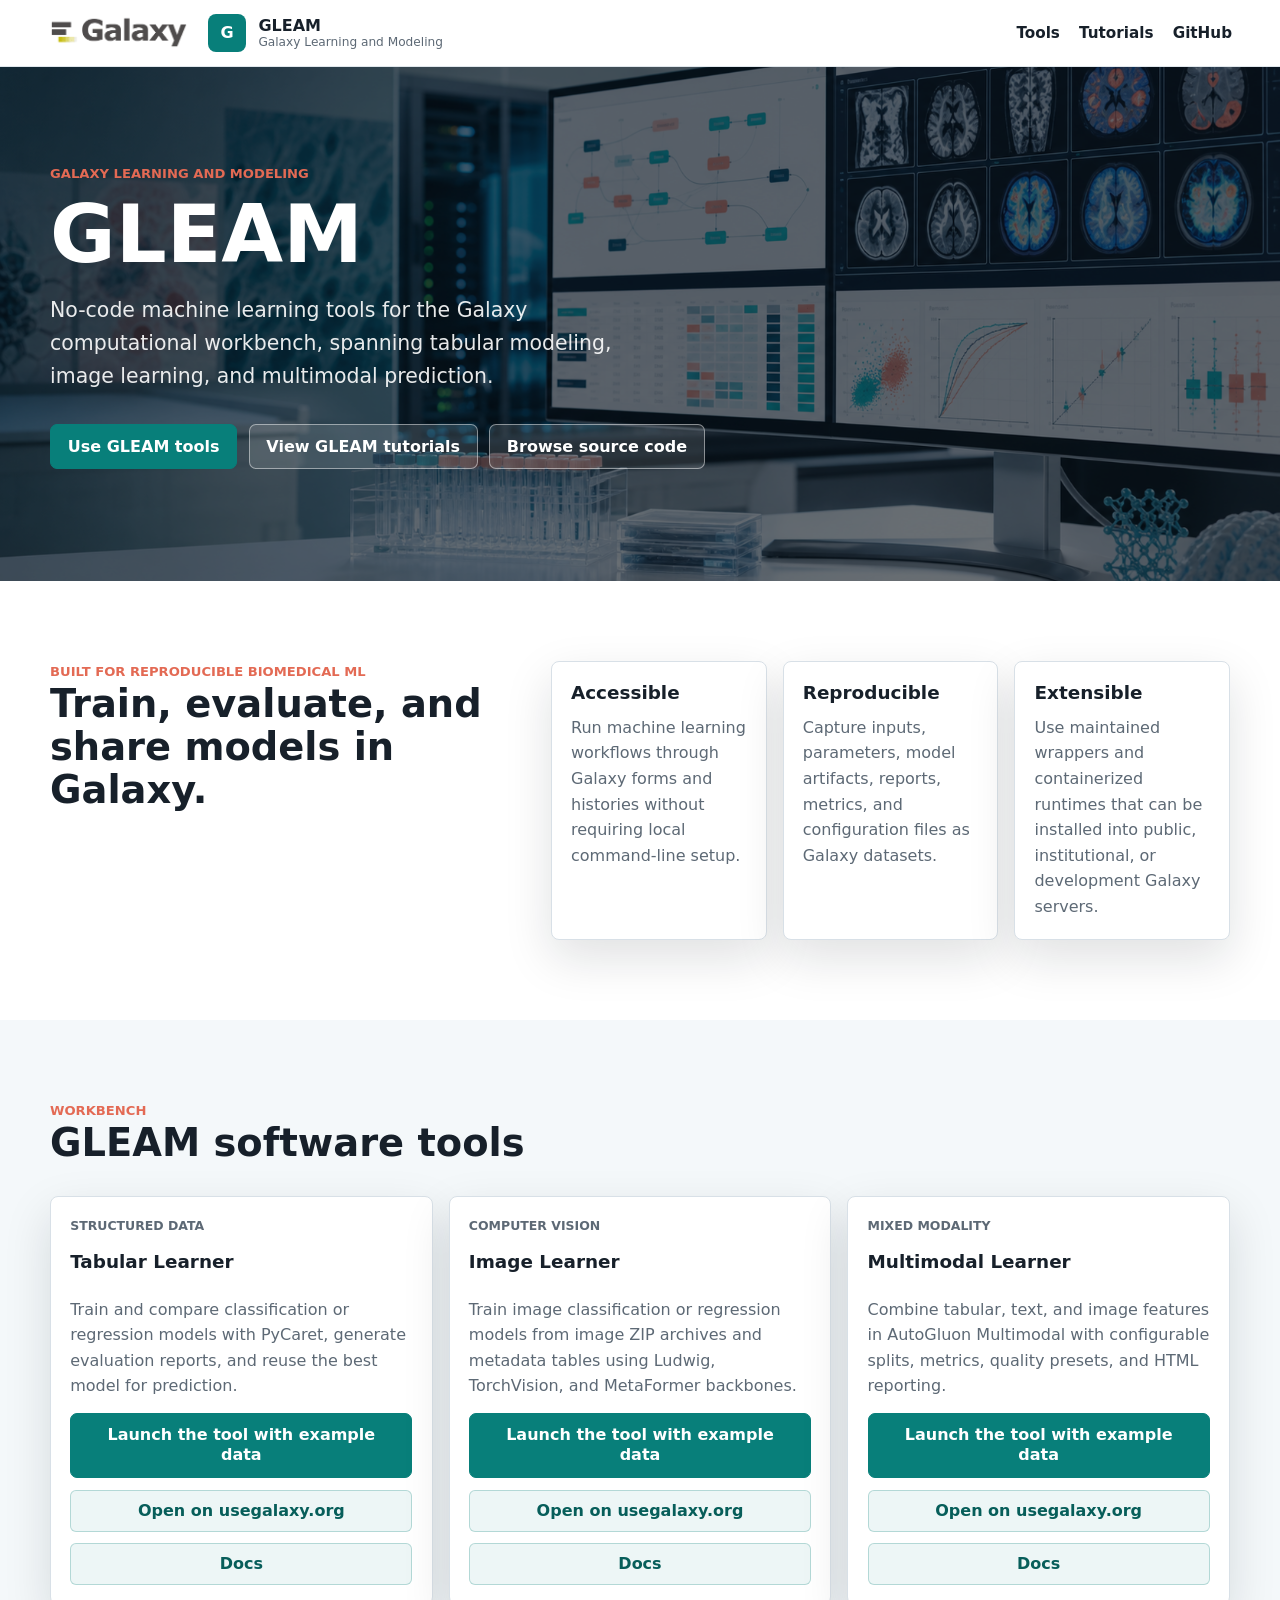
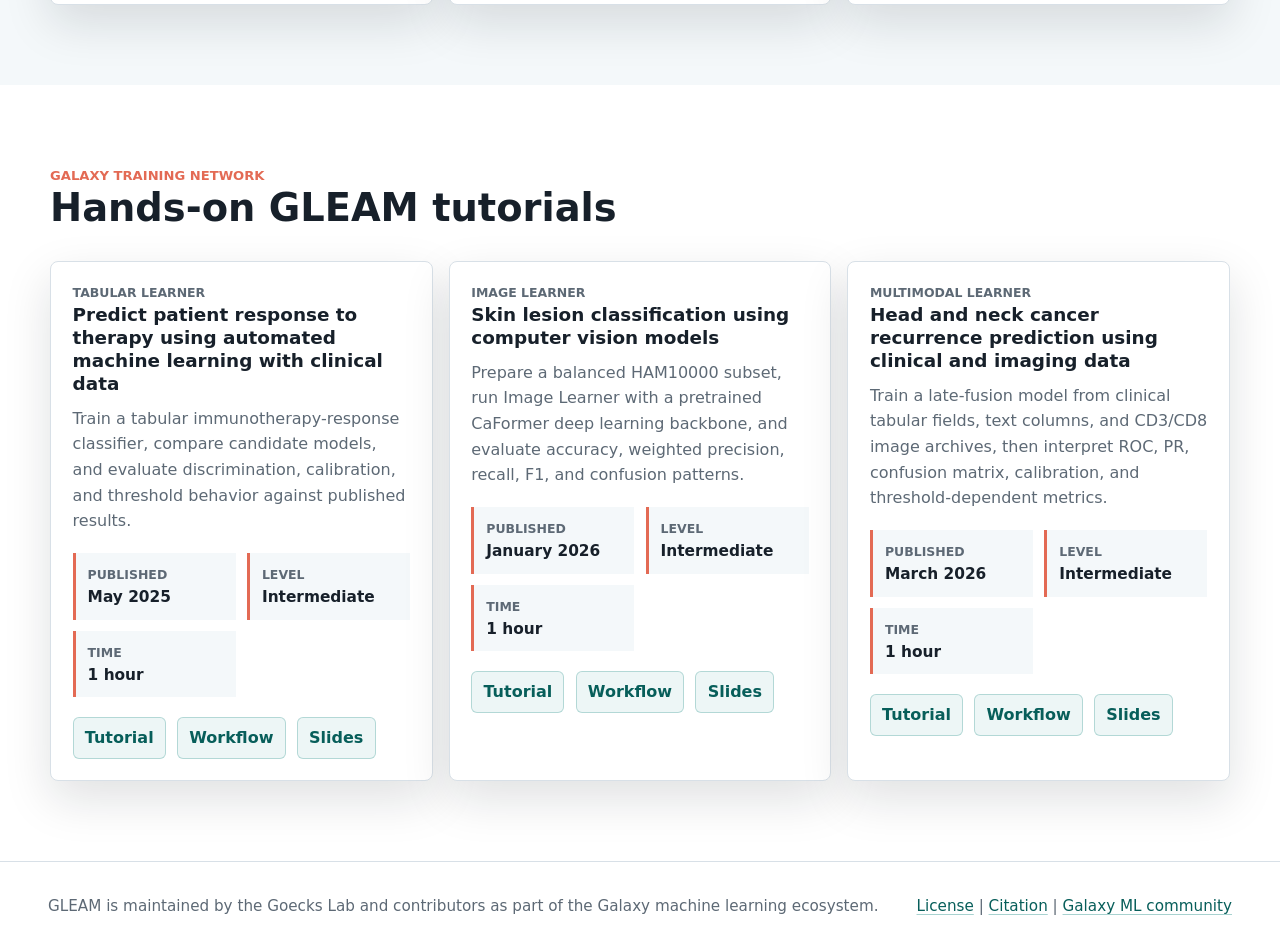
<file: index.html>
<!doctype html>
<html lang="en">
  <head>
    <meta charset="utf-8">
    <meta name="viewport" content="width=device-width, initial-scale=1">
    <title>GLEAM | Galaxy Learning and Modeling</title>
    <meta
      name="description"
      content="GLEAM is a maintained suite of Galaxy tools for no-code and low-code machine learning workflows."
    >
    <link rel="canonical" href="https://goeckslab.github.io/gleam/">
    <link rel="icon" type="image/png" href="assets/galaxy-project-logo-icon.png">
    <link rel="apple-touch-icon" href="assets/galaxy-project-logo-square.png">
    <link rel="stylesheet" href="assets/styles.css">
  </head>
  <body>
    <a class="skip-link" href="#main">Skip to content</a>

    <header class="site-header">
      <div class="brand-group">
        <a class="galaxy-brand" href="https://galaxyproject.org/" aria-label="Galaxy Project">
          <img src="assets/galaxy_logo_25percent_transparent.png" alt="Galaxy">
        </a>
        <a class="brand" href="#top" aria-label="GLEAM home">
          <span class="brand-mark">G</span>
          <span>
            <strong>GLEAM</strong>
            <small>Galaxy Learning and Modeling</small>
          </span>
        </a>
      </div>
      <nav class="site-nav" aria-label="Primary navigation">
        <a href="#tools">Tools</a>
        <a href="#tutorials">Tutorials</a>
        <a href="https://github.com/goeckslab/gleam">GitHub</a>
      </nav>
    </header>

    <main id="main">
      <section class="hero" id="top" aria-labelledby="hero-title">
        <div class="hero-content">
          <p class="eyebrow">Galaxy Learning and Modeling</p>
          <h1 id="hero-title">GLEAM</h1>
          <p class="lede">
            No-code machine learning tools for the Galaxy computational workbench, spanning
            tabular modeling, image learning, and multimodal prediction.
          </p>
          <div class="hero-actions" aria-label="Primary actions">
            <a class="button primary" href="#tools">Use GLEAM tools</a>
            <a class="button secondary" href="#tutorials">View GLEAM tutorials</a>
            <a class="button secondary" href="https://github.com/goeckslab/gleam">Browse source code</a>
          </div>
        </div>
      </section>

      <section class="section intro" aria-labelledby="intro-title">
        <div class="section-copy">
          <p class="eyebrow">Built for reproducible biomedical ML</p>
          <h2 id="intro-title">Train, evaluate, and share models in Galaxy.</h2>
        </div>
        <div class="intro-grid">
          <article>
            <h3>Accessible</h3>
            <p>
              Run machine learning workflows through Galaxy forms and histories without
              requiring local command-line setup.
            </p>
          </article>
          <article>
            <h3>Reproducible</h3>
            <p>
              Capture inputs, parameters, model artifacts, reports, metrics, and
              configuration files as Galaxy datasets.
            </p>
          </article>
          <article>
            <h3>Extensible</h3>
            <p>
              Use maintained wrappers and containerized runtimes that can be installed
              into public, institutional, or development Galaxy servers.
            </p>
          </article>
        </div>
      </section>

      <section class="section band" id="tools" aria-labelledby="tools-title">
        <div class="section-heading">
          <p class="eyebrow">Workbench</p>
          <h2 id="tools-title">GLEAM software tools</h2>
        </div>
        <div class="tool-grid">
          <article class="tool-card">
            <p class="tool-tag">Structured data</p>
            <h3>Tabular Learner</h3>
            <p>
              Train and compare classification or regression models with PyCaret,
              generate evaluation reports, and reuse the best model for prediction.
            </p>
            <div class="tool-actions">
              <a
                class="button primary workflow-button"
                href="https://usegalaxy.org/workflow_landings/26f12085-2187-4d70-bbaa-4aecb64b534b?public=true"
              >
                Launch the tool with example data
              </a>
              <div class="link-row">
                <a href="https://usegalaxy.org/tool_runner?tool_id=toolshed.g2.bx.psu.edu%2Frepos%2Fgoeckslab%2Ftabular_learner%2Ftabular_learner%2F0.1.5">Open on usegalaxy.org</a>
                <a href="https://github.com/goeckslab/gleam/tree/main/tools/tabularlearner">Docs</a>
              </div>
            </div>
          </article>
          <article class="tool-card">
            <p class="tool-tag">Computer vision</p>
            <h3>Image Learner</h3>
            <p>
              Train image classification or regression models from image ZIP archives
              and metadata tables using Ludwig, TorchVision, and MetaFormer backbones.
            </p>
            <div class="tool-actions">
              <a
                class="button primary workflow-button"
                href="https://usegalaxy.org/workflow_landings/a4c388d2-6315-4153-a315-2c47eb9d0188?public=true"
              >
                Launch the tool with example data
              </a>
              <div class="link-row">
                <a href="https://usegalaxy.org/tool_runner?tool_id=toolshed.g2.bx.psu.edu%2Frepos%2Fgoeckslab%2Fimage_learner%2Fimage_learner%2F0.1.6">Open on usegalaxy.org</a>
                <a href="https://github.com/goeckslab/gleam/tree/main/tools/imagelearner">Docs</a>
              </div>
            </div>
          </article>
          <article class="tool-card">
            <p class="tool-tag">Mixed modality</p>
            <h3>Multimodal Learner</h3>
            <p>
              Combine tabular, text, and image features in AutoGluon Multimodal with
              configurable splits, metrics, quality presets, and HTML reporting.
            </p>
            <div class="tool-actions">
              <a
                class="button primary workflow-button"
                href="https://usegalaxy.org/workflow_landings/a3c38b70-f17f-4902-93ff-595d9a1ac53e?public=true"
              >
                Launch the tool with example data
              </a>
              <div class="link-row">
                <a href="https://usegalaxy.org/tool_runner?tool_id=toolshed.g2.bx.psu.edu%2Frepos%2Fgoeckslab%2Fmultimodal_learner%2Fmultimodal_learner%2F0.1.9">Open on usegalaxy.org</a>
                <a href="https://github.com/goeckslab/gleam/tree/main/tools/multimodallearner">Docs</a>
              </div>
            </div>
          </article>
        </div>
      </section>

      <section class="section" id="tutorials" aria-labelledby="tutorials-title">
        <div class="section-heading split">
          <div>
            <p class="eyebrow">Galaxy Training Network</p>
            <h2 id="tutorials-title">Hands-on GLEAM tutorials</h2>
          </div>
        </div>
        <div class="tutorial-grid">
          <article class="tutorial-card">
            <div>
              <p class="tool-tag">Tabular Learner</p>
              <h3>Predict patient response to therapy using automated machine learning with clinical data</h3>
              <p>
                Train a tabular immunotherapy-response classifier, compare candidate
                models, and evaluate discrimination, calibration, and threshold behavior
                against published results.
              </p>
            </div>
            <dl>
              <div>
                <dt>Published</dt>
                <dd>May 2025</dd>
              </div>
              <div>
                <dt>Level</dt>
                <dd>Intermediate</dd>
              </div>
              <div>
                <dt>Time</dt>
                <dd>1 hour</dd>
              </div>
            </dl>
            <div class="link-row">
              <a href="https://training.galaxyproject.org/training-material/topics/statistics/tutorials/loris_model/tutorial.html">Tutorial</a>
              <a href="https://training.galaxyproject.org/training-material/topics/statistics/tutorials/loris_model/workflows/main_workflow.html">Workflow</a>
              <a href="https://training.galaxyproject.org/training-material/topics/statistics/tutorials/loris_model/slides.html">Slides</a>
            </div>
          </article>

          <article class="tutorial-card">
            <div>
              <p class="tool-tag">Image Learner</p>
              <h3>Skin lesion classification using computer vision models</h3>
              <p>
                Prepare a balanced HAM10000 subset, run Image Learner with a
                pretrained CaFormer deep learning backbone, and evaluate accuracy, weighted
                precision, recall, F1, and confusion patterns.
              </p>
            </div>
            <dl>
              <div>
                <dt>Published</dt>
                <dd>January 2026</dd>
              </div>
              <div>
                <dt>Level</dt>
                <dd>Intermediate</dd>
              </div>
              <div>
                <dt>Time</dt>
                <dd>1 hour</dd>
              </div>
            </dl>
            <div class="link-row">
              <a href="https://training.galaxyproject.org/training-material/topics/statistics/tutorials/image_learner/tutorial.html">Tutorial</a>
              <a href="https://training.galaxyproject.org/training-material/topics/statistics/tutorials/image_learner/workflows/main_workflow.html">Workflow</a>
              <a href="https://training.galaxyproject.org/training-material/topics/statistics/tutorials/image_learner/slides.html">Slides</a>
            </div>
          </article>

          <article class="tutorial-card">
            <div>
              <p class="tool-tag">Multimodal Learner</p>
              <h3>Head and neck cancer recurrence prediction using clinical and imaging data
              </h3>
              <p>
                Train a late-fusion model from clinical tabular fields, text columns,
                and CD3/CD8 image archives, then interpret ROC, PR, confusion matrix,
                calibration, and threshold-dependent metrics.
              </p>
            </div>
            <dl>
              <div>
                <dt>Published</dt>
                <dd>March 2026</dd>
              </div>
              <div>
                <dt>Level</dt>
                <dd>Intermediate</dd>
              </div>
              <div>
                <dt>Time</dt>
                <dd>1 hour</dd>
              </div>
            </dl>
            <div class="link-row">
              <a href="https://training.galaxyproject.org/training-material/topics/statistics/tutorials/multimodal_learner/tutorial.html">Tutorial</a>
              <a href="https://training.galaxyproject.org/training-material/topics/statistics/tutorials/multimodal_learner/workflows/main_workflow.html">Workflow</a>
              <a href="https://training.galaxyproject.org/training-material/topics/statistics/tutorials/multimodal_learner/slides.html">Slides</a>
            </div>
          </article>
        </div>
      </section>

    </main>

    <footer class="site-footer">
      <p>
        GLEAM is maintained by the Goecks Lab and contributors as part of the Galaxy
        machine learning ecosystem.
      </p>
      <p>
        <a href="https://github.com/goeckslab/gleam/blob/main/LICENSE">License</a>
        <span aria-hidden="true">|</span>
        <a href="https://github.com/goeckslab/gleam/blob/main/CITATION.cff">Citation</a>
        <span aria-hidden="true">|</span>
        <a href="https://galaxyproject.org/community/machine-learning/">Galaxy ML community</a>
      </p>
    </footer>
  </body>
</html>
</file>
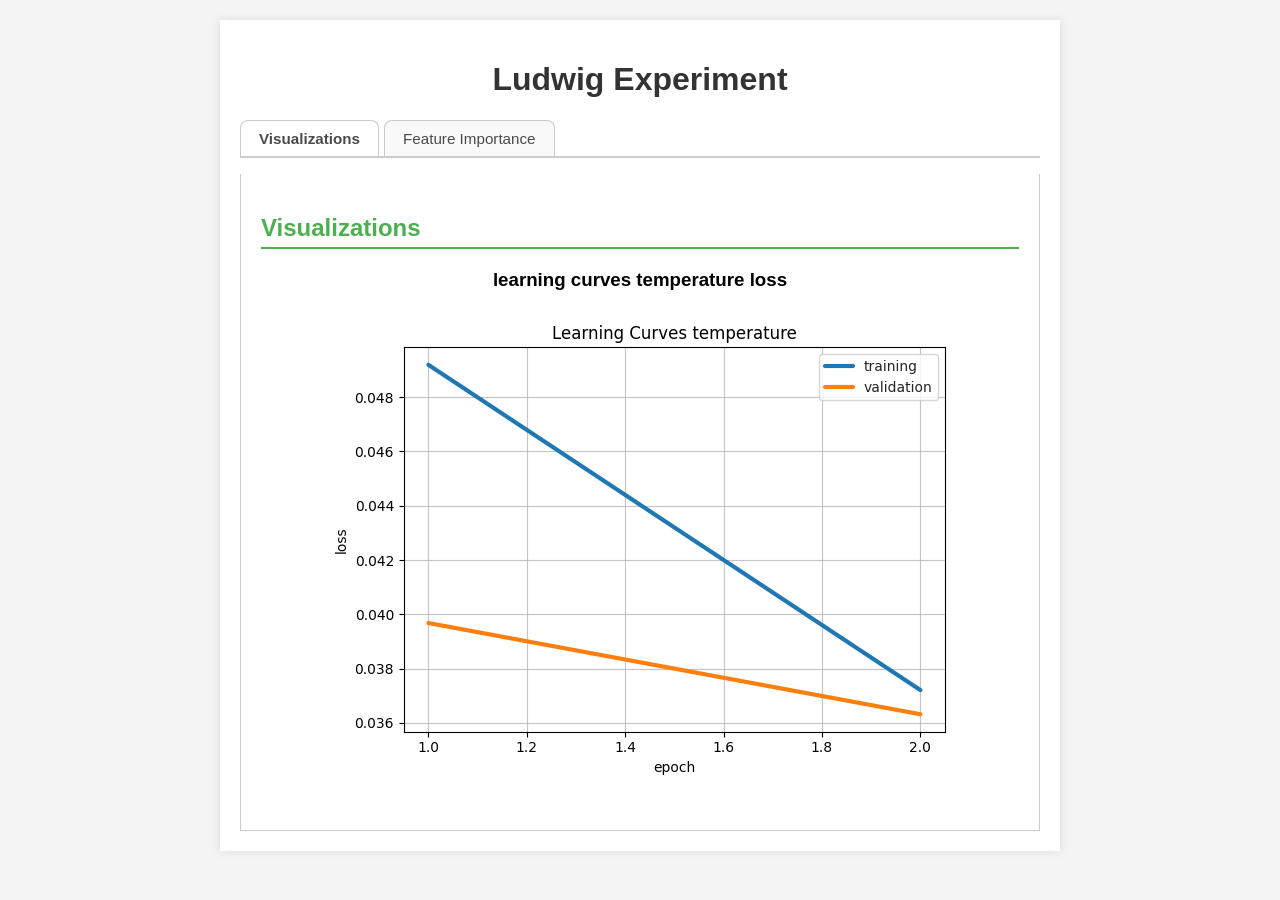
<file: tools/galaxy-ludwig/test-data/ludwig_experiment_report_test.html>
<html>
    <head>
        <title>Galaxy-Ludwig Report</title>
        <style>
          body {
              font-family: Arial, sans-serif;
              margin: 0;
              padding: 20px;
              background-color: #f4f4f4;
          }
          .container {
              max-width: 800px;
              margin: auto;
              background: white;
              padding: 20px;
              box-shadow: 0 0 10px rgba(0, 0, 0, 0.1);
              overflow-x: auto;
          }
          h1 {
              text-align: center;
              color: #333;
          }
          h2 {
              border-bottom: 2px solid #4CAF50;
              color: #4CAF50;
              padding-bottom: 5px;
          }
          table {
              border-collapse: collapse;
              margin: 20px 0;
              width: 100%;
              table-layout: fixed; /* Enforces consistent column widths */
          }
          table, th, td {
              border: 1px solid #ddd;
          }
          th, td {
              padding: 8px;
              text-align: center; /* Center-align text */
              vertical-align: middle; /* Center-align content vertically */
              word-wrap: break-word; /* Break long words to avoid overflow */
          }
          th:first-child, td:first-child {
              width: 5%; /* Smaller width for the first column */
          }
          th:nth-child(2), td:nth-child(2) {
              width: 50%; /* Wider for the metric/description column */
          }
          th:last-child, td:last-child {
              width: 25%; /* Value column gets remaining space */
          }
          th {
              background-color: #4CAF50;
              color: white;
          }
          /* feature importance layout tweaks */
          table.feature-importance-table {
              table-layout: auto;
          }
          table.feature-importance-table th,
          table.feature-importance-table td {
              white-space: nowrap;
              word-break: normal;
          }
          /* sortable tables */
          .sortable-table th.sortable {
              cursor: pointer;
              position: relative;
              user-select: none;
          }
          .sortable-table th.sortable::after {
              content: '⇅';
              position: absolute;
              right: 12px;
              top: 50%;
              transform: translateY(-50%);
              font-size: 0.8em;
              color: #eaf5ea;
              text-shadow: 0 0 1px rgba(0,0,0,0.15);
          }
          .sortable-table th.sortable.sorted-none::after { content: '⇅'; color: #eaf5ea; }
          .sortable-table th.sortable.sorted-asc::after  { content: '↑';  color: #ffffff; }
          .sortable-table th.sortable.sorted-desc::after { content: '↓';  color: #ffffff; }
          .scroll-rows-30 {
              max-height: 900px;
              overflow-y: auto;
              overflow-x: auto;
          }
          .plot {
              text-align: center;
              margin: 20px 0;
          }
          .plot img {
              max-width: 100%;
              height: auto;
          }
        </style>
        <script>
          (function() {
            if (window.__sortableInit) return;
            window.__sortableInit = true;

            function initSortableTables() {
              document.querySelectorAll('table.sortable-table tbody').forEach(tbody => {
                Array.from(tbody.rows).forEach((row, i) => { row.dataset.originalOrder = i; });
              });

              const getText = td => (td?.innerText || '').trim();
              const cmp = (idx, asc) => (a, b) => {
                const v1 = getText(a.children[idx]);
                const v2 = getText(b.children[idx]);
                const n1 = parseFloat(v1), n2 = parseFloat(v2);
                if (!isNaN(n1) && !isNaN(n2)) return asc ? n1 - n2 : n2 - n1;
                return asc ? v1.localeCompare(v2) : v2.localeCompare(v1);
              };

              document.querySelectorAll('table.sortable-table th.sortable').forEach(th => {
                th.classList.remove('sorted-asc','sorted-desc');
                th.classList.add('sorted-none');

                th.addEventListener('click', () => {
                  const table = th.closest('table');
                  const headerRow = th.parentNode;
                  const allTh = headerRow.querySelectorAll('th.sortable');
                  const tbody = table.querySelector('tbody');

                  const isAsc  = th.classList.contains('sorted-asc');
                  const isDesc = th.classList.contains('sorted-desc');

                  allTh.forEach(x => x.classList.remove('sorted-asc','sorted-desc','sorted-none'));

                  let next;
                  if (!isAsc && !isDesc) {
                    next = 'asc';
                  } else if (isAsc) {
                    next = 'desc';
                  } else {
                    next = 'none';
                  }
                  th.classList.add('sorted-' + next);

                  const rows = Array.from(tbody.rows);
                  if (next === 'none') {
                    rows.sort((a, b) => (a.dataset.originalOrder - b.dataset.originalOrder));
                  } else {
                    const idx = Array.from(headerRow.children).indexOf(th);
                    rows.sort(cmp(idx, next === 'asc'));
                  }
                  rows.forEach(r => tbody.appendChild(r));
                });
              });
            }

            if (document.readyState === 'loading') {
              document.addEventListener('DOMContentLoaded', initSortableTables);
            } else {
              initSortableTables();
            }
          })();
        </script>
    </head>
    <body>
    <div class="container">
    
        <h1>Ludwig Experiment</h1>
        
    <style>
        .tabs {
            display: flex;
            border-bottom: 2px solid #ccc;
            margin-top: 20px;
            margin-bottom: 1rem;
        }
        .tablink {
            padding: 9px 18px;
            cursor: pointer;
            border: 1px solid #ccc;
            border-bottom: none;
            background: #f9f9f9;
            margin-right: 5px;
            border-top-left-radius: 8px;
            border-top-right-radius: 8px;
            font-size: 0.95rem;
            font-weight: 500;
            font-family: Arial, sans-serif;
            color: #4A4A4A;
        }
        .tablink.active {
            background: #ffffff;
            font-weight: bold;
        }
        .tabcontent {
            border: 1px solid #ccc;
            border-top: none;
            padding: 20px;
            display: none;
        }
        .tabcontent.active {
            display: block;
        }
    </style>
    
        
    <div class="tabs">
        <button class="tablink active" onclick="openTab(event, 'viz-tab')">Visualizations</button>
        <button class="tablink" onclick="openTab(event, 'feature-tab')">Feature Importance</button>
    </div>
    <div id="viz-tab" class="tabcontent active">
        <h2>Visualizations</h2><div class="plot"><h3>learning curves temperature loss</h3><img src="[data-uri]" alt="learning_curves_temperature_loss.png"></div>
    </div>
    <div id="feature-tab" class="tabcontent">
        <h2>Feature Importance</h2><p>Feature importance scores come from Ludwig's Integrated Gradients explainer. It interpolates between each example and a neutral baseline sample, summing the change in the model output along that path. Higher |importance| values indicate stronger influence. Plots share a common x-axis to make magnitudes comparable across labels, and the table columns can be sorted for quick scans.</p><div class='scroll-rows-30'><table class='feature-importance-table sortable-table'><thead><tr><th class='sortable'>label</th><th class='sortable'>feature</th><th class='sortable'>importance</th><th class='sortable'>abs importance</th></tr></thead><tbody><tr><td>temperature</td><td>temperature_feature</td><td>0.490821</td><td>0.490821</td></tr></tbody></table></div><div class="plot feature-importance-plot"><h3>Top features for temperature</h3><img src="[data-uri]" alt="Feature importance plot for temperature"></div>
    </div>
    
        
    <script>
        function openTab(evt, tabId) {
            var i, tabcontent, tablinks;
            tabcontent = document.getElementsByClassName("tabcontent");
            for (i = 0; i < tabcontent.length; i++) {
                tabcontent[i].style.display = "none";
                tabcontent[i].classList.remove("active");
            }
            tablinks = document.getElementsByClassName("tablink");
            for (i = 0; i < tablinks.length; i++) {
                tablinks[i].classList.remove("active");
            }
            var current = document.getElementById(tabId);
            if (current) {
                current.style.display = "block";
                current.classList.add("active");
            }
            if (evt && evt.currentTarget) {
                evt.currentTarget.classList.add("active");
            }
        }
        document.addEventListener("DOMContentLoaded", function() {
            openTab({currentTarget: document.querySelector(".tablink")}, "viz-tab");
        });
    </script>
    
    
    </div>
    </body>
    </html>
</file>
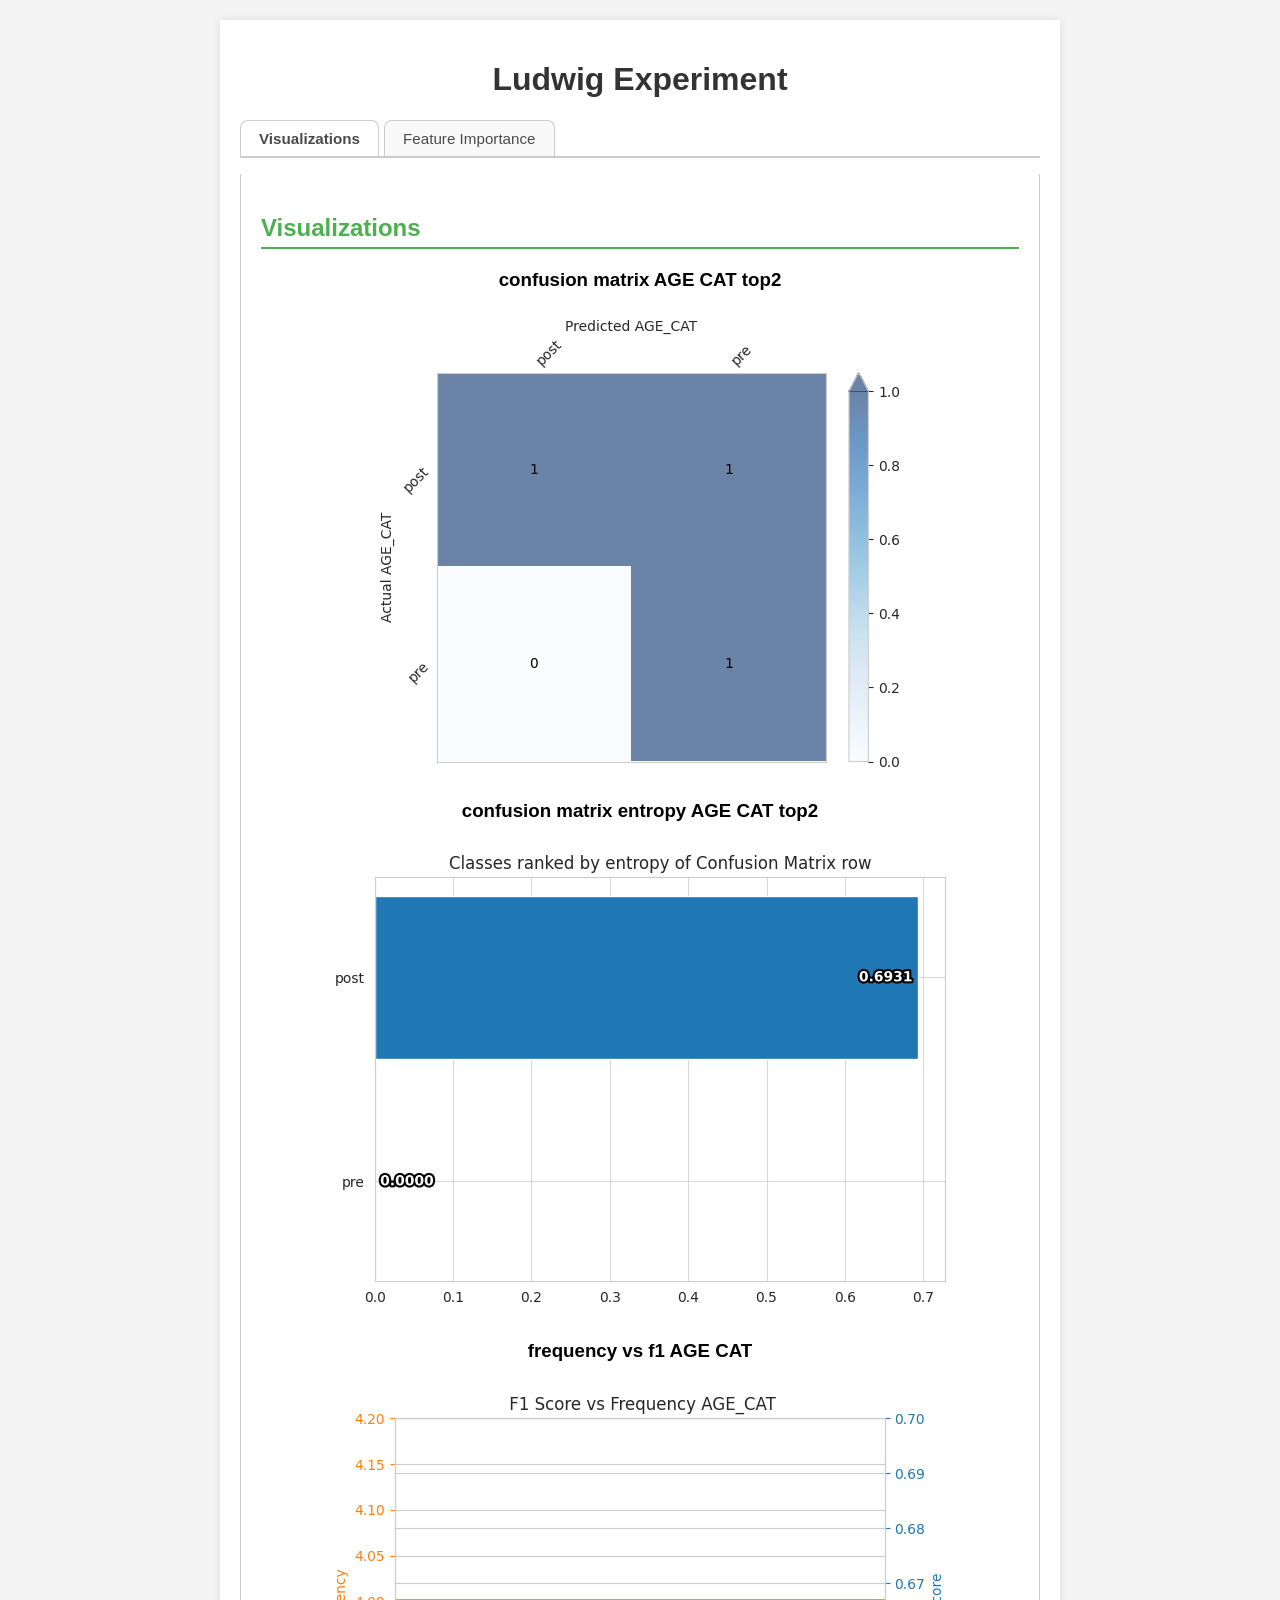
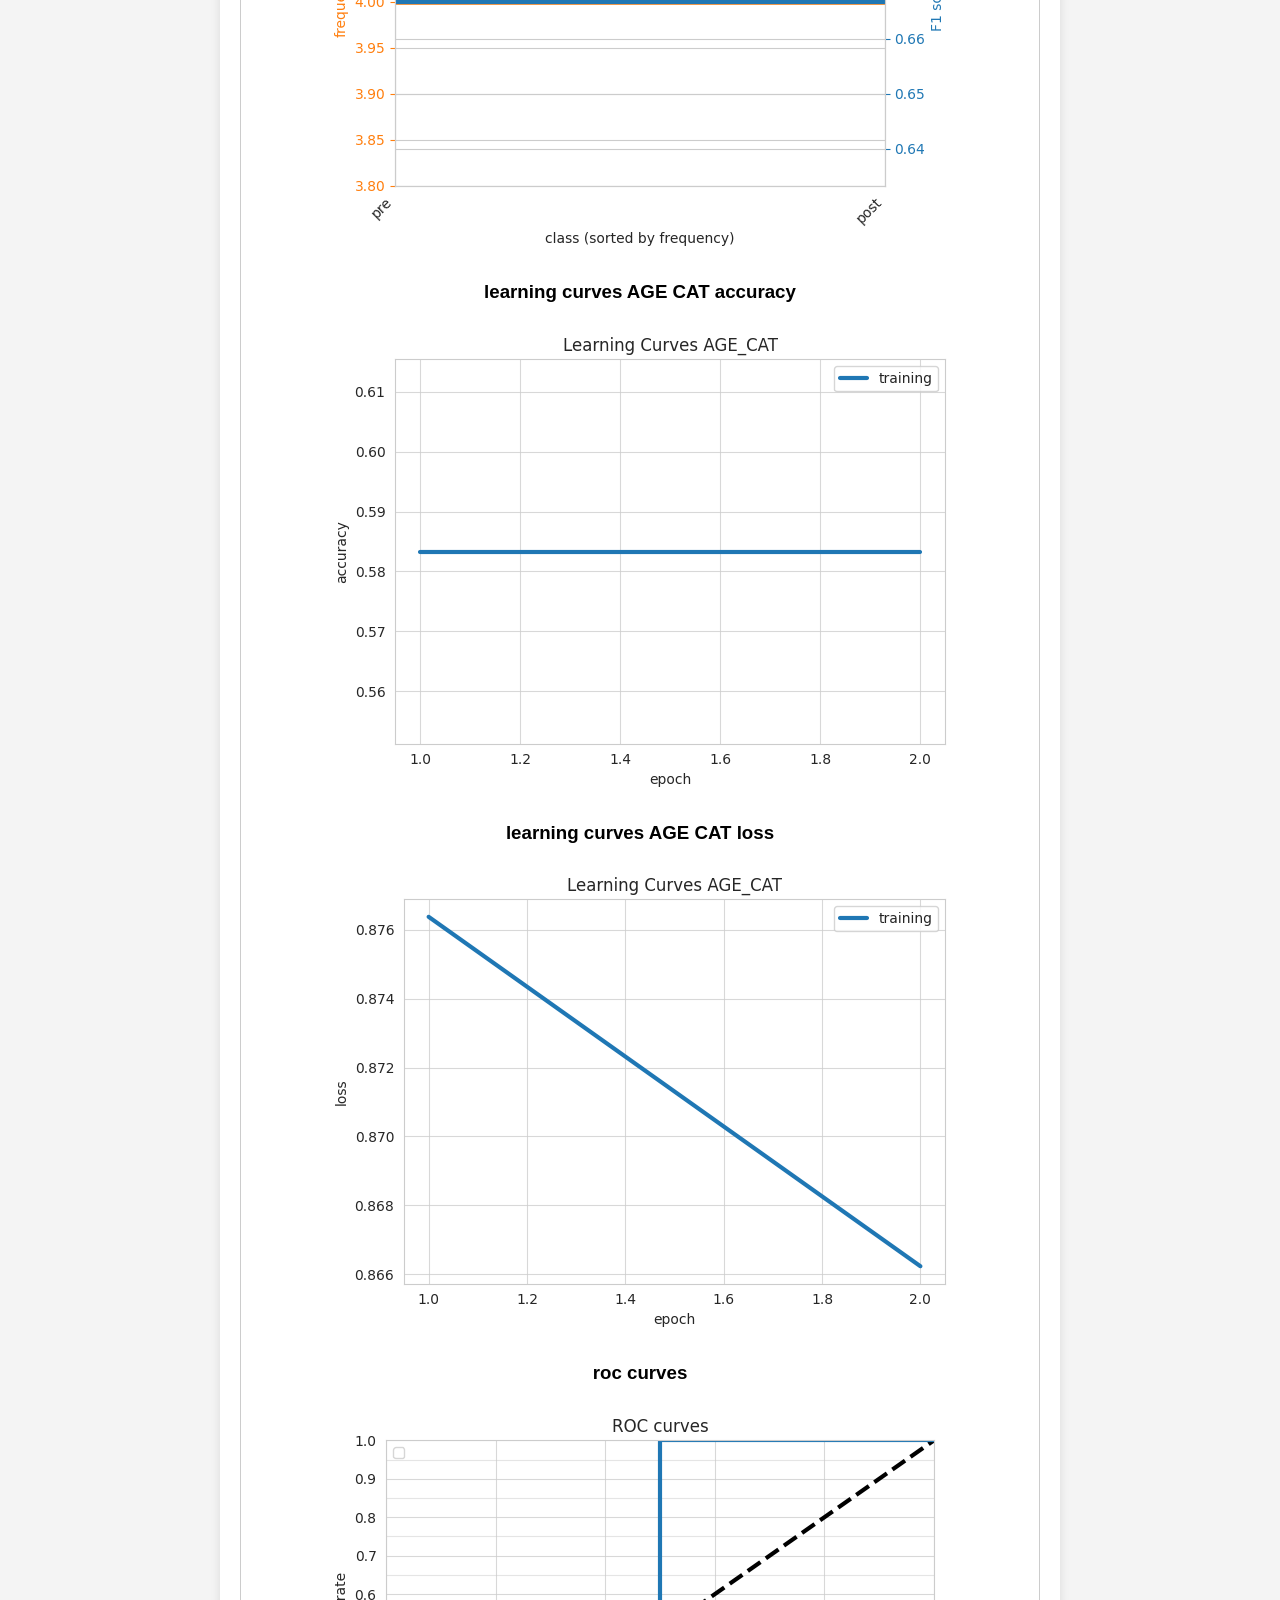
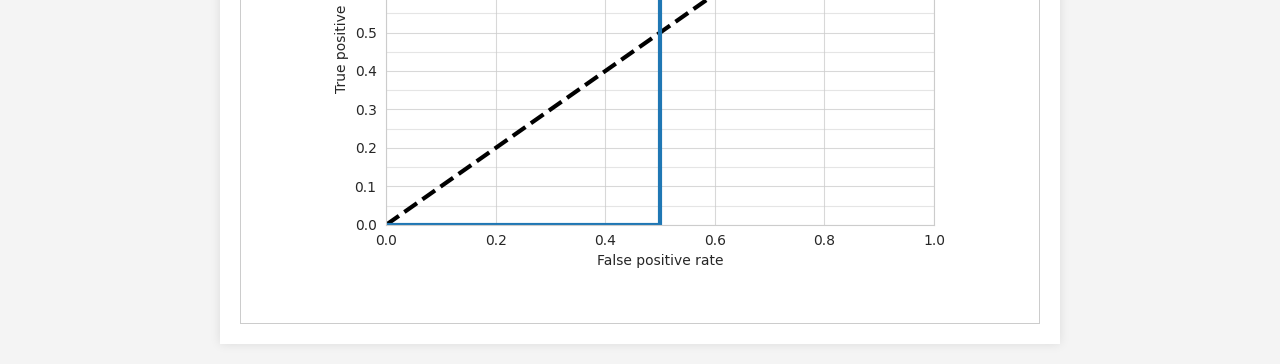
<file: tools/galaxy-ludwig/test-data/ludwig_experiment_report_test_breast.html>
<html>
    <head>
        <title>Galaxy-Ludwig Report</title>
        <style>
          body {
              font-family: Arial, sans-serif;
              margin: 0;
              padding: 20px;
              background-color: #f4f4f4;
          }
          .container {
              max-width: 800px;
              margin: auto;
              background: white;
              padding: 20px;
              box-shadow: 0 0 10px rgba(0, 0, 0, 0.1);
              overflow-x: auto;
          }
          h1 {
              text-align: center;
              color: #333;
          }
          h2 {
              border-bottom: 2px solid #4CAF50;
              color: #4CAF50;
              padding-bottom: 5px;
          }
          table {
              border-collapse: collapse;
              margin: 20px 0;
              width: 100%;
              table-layout: fixed; /* Enforces consistent column widths */
          }
          table, th, td {
              border: 1px solid #ddd;
          }
          th, td {
              padding: 8px;
              text-align: center; /* Center-align text */
              vertical-align: middle; /* Center-align content vertically */
              word-wrap: break-word; /* Break long words to avoid overflow */
          }
          th:first-child, td:first-child {
              width: 5%; /* Smaller width for the first column */
          }
          th:nth-child(2), td:nth-child(2) {
              width: 50%; /* Wider for the metric/description column */
          }
          th:last-child, td:last-child {
              width: 25%; /* Value column gets remaining space */
          }
          th {
              background-color: #4CAF50;
              color: white;
          }
          /* feature importance layout tweaks */
          table.feature-importance-table {
              table-layout: auto;
          }
          table.feature-importance-table th,
          table.feature-importance-table td {
              white-space: nowrap;
              word-break: normal;
          }
          /* sortable tables */
          .sortable-table th.sortable {
              cursor: pointer;
              position: relative;
              user-select: none;
          }
          .sortable-table th.sortable::after {
              content: '⇅';
              position: absolute;
              right: 12px;
              top: 50%;
              transform: translateY(-50%);
              font-size: 0.8em;
              color: #eaf5ea;
              text-shadow: 0 0 1px rgba(0,0,0,0.15);
          }
          .sortable-table th.sortable.sorted-none::after { content: '⇅'; color: #eaf5ea; }
          .sortable-table th.sortable.sorted-asc::after  { content: '↑';  color: #ffffff; }
          .sortable-table th.sortable.sorted-desc::after { content: '↓';  color: #ffffff; }
          .scroll-rows-30 {
              max-height: 900px;
              overflow-y: auto;
              overflow-x: auto;
          }
          .plot {
              text-align: center;
              margin: 20px 0;
          }
          .plot img {
              max-width: 100%;
              height: auto;
          }
        </style>
        <script>
          (function() {
            if (window.__sortableInit) return;
            window.__sortableInit = true;

            function initSortableTables() {
              document.querySelectorAll('table.sortable-table tbody').forEach(tbody => {
                Array.from(tbody.rows).forEach((row, i) => { row.dataset.originalOrder = i; });
              });

              const getText = td => (td?.innerText || '').trim();
              const cmp = (idx, asc) => (a, b) => {
                const v1 = getText(a.children[idx]);
                const v2 = getText(b.children[idx]);
                const n1 = parseFloat(v1), n2 = parseFloat(v2);
                if (!isNaN(n1) && !isNaN(n2)) return asc ? n1 - n2 : n2 - n1;
                return asc ? v1.localeCompare(v2) : v2.localeCompare(v1);
              };

              document.querySelectorAll('table.sortable-table th.sortable').forEach(th => {
                th.classList.remove('sorted-asc','sorted-desc');
                th.classList.add('sorted-none');

                th.addEventListener('click', () => {
                  const table = th.closest('table');
                  const headerRow = th.parentNode;
                  const allTh = headerRow.querySelectorAll('th.sortable');
                  const tbody = table.querySelector('tbody');

                  const isAsc  = th.classList.contains('sorted-asc');
                  const isDesc = th.classList.contains('sorted-desc');

                  allTh.forEach(x => x.classList.remove('sorted-asc','sorted-desc','sorted-none'));

                  let next;
                  if (!isAsc && !isDesc) {
                    next = 'asc';
                  } else if (isAsc) {
                    next = 'desc';
                  } else {
                    next = 'none';
                  }
                  th.classList.add('sorted-' + next);

                  const rows = Array.from(tbody.rows);
                  if (next === 'none') {
                    rows.sort((a, b) => (a.dataset.originalOrder - b.dataset.originalOrder));
                  } else {
                    const idx = Array.from(headerRow.children).indexOf(th);
                    rows.sort(cmp(idx, next === 'asc'));
                  }
                  rows.forEach(r => tbody.appendChild(r));
                });
              });
            }

            if (document.readyState === 'loading') {
              document.addEventListener('DOMContentLoaded', initSortableTables);
            } else {
              initSortableTables();
            }
          })();
        </script>
    </head>
    <body>
    <div class="container">
    
        <h1>Ludwig Experiment</h1>
        
    <style>
        .tabs {
            display: flex;
            border-bottom: 2px solid #ccc;
            margin-top: 20px;
            margin-bottom: 1rem;
        }
        .tablink {
            padding: 9px 18px;
            cursor: pointer;
            border: 1px solid #ccc;
            border-bottom: none;
            background: #f9f9f9;
            margin-right: 5px;
            border-top-left-radius: 8px;
            border-top-right-radius: 8px;
            font-size: 0.95rem;
            font-weight: 500;
            font-family: Arial, sans-serif;
            color: #4A4A4A;
        }
        .tablink.active {
            background: #ffffff;
            font-weight: bold;
        }
        .tabcontent {
            border: 1px solid #ccc;
            border-top: none;
            padding: 20px;
            display: none;
        }
        .tabcontent.active {
            display: block;
        }
    </style>
    
        
    <div class="tabs">
        <button class="tablink active" onclick="openTab(event, 'viz-tab')">Visualizations</button>
        <button class="tablink" onclick="openTab(event, 'feature-tab')">Feature Importance</button>
    </div>
    <div id="viz-tab" class="tabcontent active">
        <h2>Visualizations</h2><div class="plot"><h3>confusion matrix  AGE CAT top2</h3><img src="[data-uri]" alt="confusion_matrix__AGE_CAT_top2.png"></div><div class="plot"><h3>confusion matrix entropy  AGE CAT top2</h3><img src="[data-uri]" alt="confusion_matrix_entropy__AGE_CAT_top2.png"></div><div class="plot"><h3>frequency vs f1  AGE CAT</h3><img src="[data-uri]" alt="frequency_vs_f1__AGE_CAT.png"></div><div class="plot"><h3>learning curves AGE CAT accuracy</h3><img src="[data-uri]" alt="learning_curves_AGE_CAT_accuracy.png"></div><div class="plot"><h3>learning curves AGE CAT loss</h3><img src="[data-uri]" alt="learning_curves_AGE_CAT_loss.png"></div><div class="plot"><h3>roc curves</h3><img src="[data-uri]" alt="roc_curves.png"></div>
    </div>
    <div id="feature-tab" class="tabcontent">
        <h2>Feature Importance</h2><p>Feature importance scores come from Ludwig's Integrated Gradients explainer. It interpolates between each example and a neutral baseline sample, summing the change in the model output along that path. Higher |importance| values indicate stronger influence. Plots share a common x-axis to make magnitudes comparable across labels, and the table columns can be sorted for quick scans.</p><div class='scroll-rows-30'><table class='feature-importance-table sortable-table'><thead><tr><th class='sortable'>label</th><th class='sortable'>feature</th><th class='sortable'>importance</th><th class='sortable'>abs importance</th></tr></thead><tbody><tr><td>post</td><td>RP11-465B22_8</td><td>-0.007552</td><td>0.007552</td></tr><tr><td>post</td><td>RP11-206L10_9</td><td>-0.004579</td><td>0.004579</td></tr><tr><td>post</td><td>RPL23AP24</td><td>0.003386</td><td>0.003386</td></tr><tr><td>pre</td><td>RP11-465B22_8</td><td>0.007552</td><td>0.007552</td></tr><tr><td>pre</td><td>RP11-206L10_9</td><td>0.004579</td><td>0.004579</td></tr><tr><td>pre</td><td>RPL23AP24</td><td>-0.003386</td><td>0.003386</td></tr></tbody></table></div><div class="plot feature-importance-plot"><h3>Top features for post</h3><img src="[data-uri]" alt="Feature importance plot for post"></div><div class="plot feature-importance-plot"><h3>Top features for pre</h3><img src="[data-uri]" alt="Feature importance plot for pre"></div>
    </div>
    
        
    <script>
        function openTab(evt, tabId) {
            var i, tabcontent, tablinks;
            tabcontent = document.getElementsByClassName("tabcontent");
            for (i = 0; i < tabcontent.length; i++) {
                tabcontent[i].style.display = "none";
                tabcontent[i].classList.remove("active");
            }
            tablinks = document.getElementsByClassName("tablink");
            for (i = 0; i < tablinks.length; i++) {
                tablinks[i].classList.remove("active");
            }
            var current = document.getElementById(tabId);
            if (current) {
                current.style.display = "block";
                current.classList.add("active");
            }
            if (evt && evt.currentTarget) {
                evt.currentTarget.classList.add("active");
            }
        }
        document.addEventListener("DOMContentLoaded", function() {
            openTab({currentTarget: document.querySelector(".tablink")}, "viz-tab");
        });
    </script>
    
    
    </div>
    </body>
    </html>
</file>
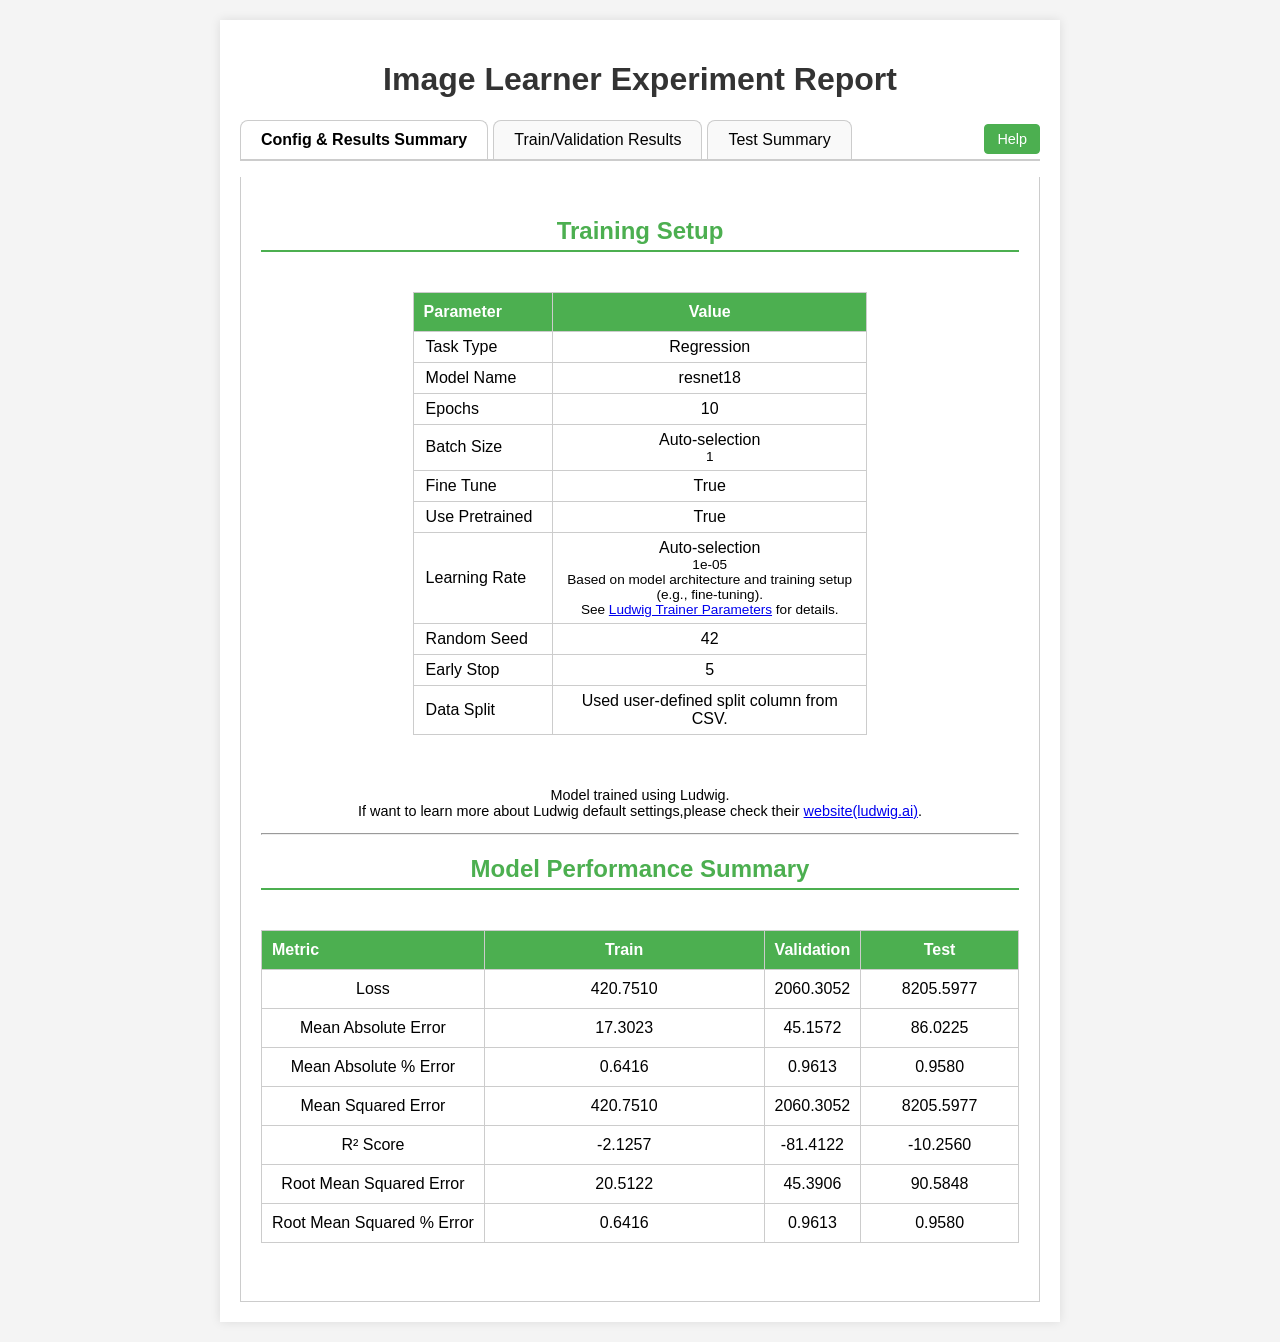
<file: tools/imagelearner/test-data/expected_regression.html>
<html>
    <head>
        <meta charset="UTF-8">
        <title>Image Learner Experiment Report</title>
        <style>
          body {
              font-family: Arial, sans-serif;
              margin: 0;
              padding: 20px;
              background-color: #f4f4f4;
          }
          .container {
              max-width: 800px;
              margin: auto;
              background: white;
              padding: 20px;
              box-shadow: 0 0 10px rgba(0, 0, 0, 0.1);
              overflow-x: auto;
          }
          h1 {
              text-align: center;
              color: #333;
          }
          h2 {
              border-bottom: 2px solid #4CAF50;
              color: #4CAF50;
              padding-bottom: 5px;
          }
          table {
              border-collapse: collapse;
              margin: 20px 0;
              width: 100%;
              table-layout: fixed; /* Enforces consistent column widths */
          }
          table, th, td {
              border: 1px solid #ddd;
          }
          th, td {
              padding: 8px;
              text-align: center; /* Center-align text */
              vertical-align: middle; /* Center-align content vertically */
              word-wrap: break-word; /* Break long words to avoid overflow */
          }
          th:first-child, td:first-child {
              width: 5%; /* Smaller width for the first column */
          }
          th:nth-child(2), td:nth-child(2) {
              width: 50%; /* Wider for the metric/description column */
          }
          th:last-child, td:last-child {
              width: 25%; /* Value column gets remaining space */
          }
          th {
              background-color: #4CAF50;
              color: white;
          }
          .plot {
              text-align: center;
              margin: 20px 0;
          }
          .plot img {
              max-width: 100%;
              height: auto;
          }
        </style>
    </head>
    <body>
    <div class="container">
    <h1>Image Learner Experiment Report</h1>
<style>
  .tabs {
    display: flex;
    align-items: center;
    border-bottom: 2px solid #ccc;
    margin-bottom: 1rem;
  }
  .tab {
    padding: 10px 20px;
    cursor: pointer;
    border: 1px solid #ccc;
    border-bottom: none;
    background: #f9f9f9;
    margin-right: 5px;
    border-top-left-radius: 8px;
    border-top-right-radius: 8px;
  }
  .tab.active {
    background: white;
    font-weight: bold;
  }
  /* new help-button styling */
  .help-btn {
    margin-left: auto;
    padding: 6px 12px;
    font-size: 0.9rem;
    border: 1px solid #4CAF50;
    border-radius: 4px;
    background: #4CAF50;
    color: white;
    cursor: pointer;
  }
  .tab-content {
    display: none;
    padding: 20px;
    border: 1px solid #ccc;
    border-top: none;
  }
  .tab-content.active {
    display: block;
  }
</style>

<div class="tabs">
  <div class="tab active" onclick="showTab('metrics')">Config &amp; Results Summary</div>
  <div class="tab" onclick="showTab('trainval')">Train/Validation Results</div>
  <div class="tab" onclick="showTab('test')">Test Summary</div>
  <!-- always-visible help button -->
  <button id="openMetricsHelp" class="help-btn">Help</button>
</div>

<div id="metrics" class="tab-content active">
  <h2 style='text-align: center;'>Training Setup</h2><div style='display: flex; justify-content: center;'><table style='border-collapse: collapse; width: 60%; table-layout: auto;'><thead><tr><th style='padding: 10px; border: 1px solid #ccc; text-align: left;'>Parameter</th><th style='padding: 10px; border: 1px solid #ccc; text-align: center;'>Value</th></tr></thead><tbody><tr><td style='padding: 6px 12px; border: 1px solid #ccc; text-align: left;'>Task Type</td><td style='padding: 6px 12px; border: 1px solid #ccc; text-align: center;'>Regression</td></tr><tr><td style='padding: 6px 12px; border: 1px solid #ccc; text-align: left;'>Model Name</td><td style='padding: 6px 12px; border: 1px solid #ccc; text-align: center;'>resnet18</td></tr><tr><td style='padding: 6px 12px; border: 1px solid #ccc; text-align: left;'>Epochs</td><td style='padding: 6px 12px; border: 1px solid #ccc; text-align: center;'>10</td></tr><tr><td style='padding: 6px 12px; border: 1px solid #ccc; text-align: left;'>Batch Size</td><td style='padding: 6px 12px; border: 1px solid #ccc; text-align: center;'>Auto-selection<br><span style='font-size: 0.85em;'>1</span><br></td></tr><tr><td style='padding: 6px 12px; border: 1px solid #ccc; text-align: left;'>Fine Tune</td><td style='padding: 6px 12px; border: 1px solid #ccc; text-align: center;'>True</td></tr><tr><td style='padding: 6px 12px; border: 1px solid #ccc; text-align: left;'>Use Pretrained</td><td style='padding: 6px 12px; border: 1px solid #ccc; text-align: center;'>True</td></tr><tr><td style='padding: 6px 12px; border: 1px solid #ccc; text-align: left;'>Learning Rate</td><td style='padding: 6px 12px; border: 1px solid #ccc; text-align: center;'>Auto-selection<br><span style='font-size: 0.85em;'>1e-05</span><br><span style='font-size: 0.85em;'>Based on model architecture and training setup (e.g., fine-tuning).<br>See <a href='https://ludwig.ai/latest/configuration/trainer/#trainer-parameters' target='_blank'>Ludwig Trainer Parameters</a> for details.</span></td></tr><tr><td style='padding: 6px 12px; border: 1px solid #ccc; text-align: left;'>Random Seed</td><td style='padding: 6px 12px; border: 1px solid #ccc; text-align: center;'>42</td></tr><tr><td style='padding: 6px 12px; border: 1px solid #ccc; text-align: left;'>Early Stop</td><td style='padding: 6px 12px; border: 1px solid #ccc; text-align: center;'>5</td></tr><tr><td style='padding: 6px 12px; border: 1px solid #ccc; text-align: left;'>Data Split</td><td style='padding: 6px 12px; border: 1px solid #ccc; text-align: center;'>Used user-defined split column from CSV.</td></tr></tbody></table></div><br><p style='text-align: center; font-size: 0.9em;'>Model trained using Ludwig.<br>If want to learn more about Ludwig default settings,please check their <a href='https://ludwig.ai' target='_blank'>website(ludwig.ai)</a>.</p><hr><h2 style='text-align: center;'>Model Performance Summary</h2><div style='display: flex; justify-content: center;'><table style='border-collapse: collapse; table-layout: auto;'><thead><tr><th style='padding: 10px; border: 1px solid #ccc; text-align: left; white-space: nowrap;'>Metric</th><th style='padding: 10px; border: 1px solid #ccc; text-align: center; white-space: nowrap;'>Train</th><th style='padding: 10px; border: 1px solid #ccc; text-align: center; white-space: nowrap;'>Validation</th><th style='padding: 10px; border: 1px solid #ccc; text-align: center; white-space: nowrap;'>Test</th></tr></thead><tbody><tr><td style='padding: 10px; border: 1px solid #ccc; text-align: center; white-space: nowrap;'>Loss</td><td style='padding: 10px; border: 1px solid #ccc; text-align: center; white-space: nowrap;'>420.7510</td><td style='padding: 10px; border: 1px solid #ccc; text-align: center; white-space: nowrap;'>2060.3052</td><td style='padding: 10px; border: 1px solid #ccc; text-align: center; white-space: nowrap;'>8205.5977</td></tr><tr><td style='padding: 10px; border: 1px solid #ccc; text-align: center; white-space: nowrap;'>Mean Absolute Error</td><td style='padding: 10px; border: 1px solid #ccc; text-align: center; white-space: nowrap;'>17.3023</td><td style='padding: 10px; border: 1px solid #ccc; text-align: center; white-space: nowrap;'>45.1572</td><td style='padding: 10px; border: 1px solid #ccc; text-align: center; white-space: nowrap;'>86.0225</td></tr><tr><td style='padding: 10px; border: 1px solid #ccc; text-align: center; white-space: nowrap;'>Mean Absolute % Error</td><td style='padding: 10px; border: 1px solid #ccc; text-align: center; white-space: nowrap;'>0.6416</td><td style='padding: 10px; border: 1px solid #ccc; text-align: center; white-space: nowrap;'>0.9613</td><td style='padding: 10px; border: 1px solid #ccc; text-align: center; white-space: nowrap;'>0.9580</td></tr><tr><td style='padding: 10px; border: 1px solid #ccc; text-align: center; white-space: nowrap;'>Mean Squared Error</td><td style='padding: 10px; border: 1px solid #ccc; text-align: center; white-space: nowrap;'>420.7510</td><td style='padding: 10px; border: 1px solid #ccc; text-align: center; white-space: nowrap;'>2060.3052</td><td style='padding: 10px; border: 1px solid #ccc; text-align: center; white-space: nowrap;'>8205.5977</td></tr><tr><td style='padding: 10px; border: 1px solid #ccc; text-align: center; white-space: nowrap;'>R² Score</td><td style='padding: 10px; border: 1px solid #ccc; text-align: center; white-space: nowrap;'>-2.1257</td><td style='padding: 10px; border: 1px solid #ccc; text-align: center; white-space: nowrap;'>-81.4122</td><td style='padding: 10px; border: 1px solid #ccc; text-align: center; white-space: nowrap;'>-10.2560</td></tr><tr><td style='padding: 10px; border: 1px solid #ccc; text-align: center; white-space: nowrap;'>Root Mean Squared Error</td><td style='padding: 10px; border: 1px solid #ccc; text-align: center; white-space: nowrap;'>20.5122</td><td style='padding: 10px; border: 1px solid #ccc; text-align: center; white-space: nowrap;'>45.3906</td><td style='padding: 10px; border: 1px solid #ccc; text-align: center; white-space: nowrap;'>90.5848</td></tr><tr><td style='padding: 10px; border: 1px solid #ccc; text-align: center; white-space: nowrap;'>Root Mean Squared % Error</td><td style='padding: 10px; border: 1px solid #ccc; text-align: center; white-space: nowrap;'>0.6416</td><td style='padding: 10px; border: 1px solid #ccc; text-align: center; white-space: nowrap;'>0.9613</td><td style='padding: 10px; border: 1px solid #ccc; text-align: center; white-space: nowrap;'>0.9580</td></tr></tbody></table></div><br>
</div>
<div id="trainval" class="tab-content">
  <h2 style='text-align: center;'>Train/Validation Performance Summary</h2><div style='display: flex; justify-content: center;'><table style='border-collapse: collapse; table-layout: auto;'><thead><tr><th style='padding: 10px; border: 1px solid #ccc; text-align: left; white-space: nowrap;'>Metric</th><th style='padding: 10px; border: 1px solid #ccc; text-align: center; white-space: nowrap;'>Train</th><th style='padding: 10px; border: 1px solid #ccc; text-align: center; white-space: nowrap;'>Validation</th></tr></thead><tbody><tr><td style='padding: 10px; border: 1px solid #ccc; text-align: center; white-space: nowrap;'>Loss</td><td style='padding: 10px; border: 1px solid #ccc; text-align: center; white-space: nowrap;'>420.7510</td><td style='padding: 10px; border: 1px solid #ccc; text-align: center; white-space: nowrap;'>2060.3052</td></tr><tr><td style='padding: 10px; border: 1px solid #ccc; text-align: center; white-space: nowrap;'>Mean Absolute Error</td><td style='padding: 10px; border: 1px solid #ccc; text-align: center; white-space: nowrap;'>17.3023</td><td style='padding: 10px; border: 1px solid #ccc; text-align: center; white-space: nowrap;'>45.1572</td></tr><tr><td style='padding: 10px; border: 1px solid #ccc; text-align: center; white-space: nowrap;'>Mean Absolute % Error</td><td style='padding: 10px; border: 1px solid #ccc; text-align: center; white-space: nowrap;'>0.6416</td><td style='padding: 10px; border: 1px solid #ccc; text-align: center; white-space: nowrap;'>0.9613</td></tr><tr><td style='padding: 10px; border: 1px solid #ccc; text-align: center; white-space: nowrap;'>Mean Squared Error</td><td style='padding: 10px; border: 1px solid #ccc; text-align: center; white-space: nowrap;'>420.7510</td><td style='padding: 10px; border: 1px solid #ccc; text-align: center; white-space: nowrap;'>2060.3052</td></tr><tr><td style='padding: 10px; border: 1px solid #ccc; text-align: center; white-space: nowrap;'>R² Score</td><td style='padding: 10px; border: 1px solid #ccc; text-align: center; white-space: nowrap;'>-2.1257</td><td style='padding: 10px; border: 1px solid #ccc; text-align: center; white-space: nowrap;'>-81.4122</td></tr><tr><td style='padding: 10px; border: 1px solid #ccc; text-align: center; white-space: nowrap;'>Root Mean Squared Error</td><td style='padding: 10px; border: 1px solid #ccc; text-align: center; white-space: nowrap;'>20.5122</td><td style='padding: 10px; border: 1px solid #ccc; text-align: center; white-space: nowrap;'>45.3906</td></tr><tr><td style='padding: 10px; border: 1px solid #ccc; text-align: center; white-space: nowrap;'>Root Mean Squared % Error</td><td style='padding: 10px; border: 1px solid #ccc; text-align: center; white-space: nowrap;'>0.6416</td><td style='padding: 10px; border: 1px solid #ccc; text-align: center; white-space: nowrap;'>0.9613</td></tr></tbody></table></div><br><h2 style='text-align: center;'>Training & Validation Visualizations</h2><div><div class="plot" style="margin-bottom:20px;text-align:center;"><h3>Learning Curves Label Loss</h3><img src="[data-uri]" style="max-width:90%;max-height:600px;border:1px solid #ddd;" /></div></div>
</div>
<div id="test" class="tab-content">
  <h2 style='text-align: center;'>Test Performance Summary</h2><div style='display: flex; justify-content: center;'><table style='border-collapse: collapse; table-layout: auto;'><thead><tr><th style='padding: 10px; border: 1px solid #ccc; text-align: left; white-space: nowrap;'>Metric</th><th style='padding: 10px; border: 1px solid #ccc; text-align: center; white-space: nowrap;'>Test</th></tr></thead><tbody><tr><td style='padding: 10px; border: 1px solid #ccc; text-align: center; white-space: nowrap;'>Loss</td><td style='padding: 10px; border: 1px solid #ccc; text-align: center; white-space: nowrap;'>8205.5977</td></tr><tr><td style='padding: 10px; border: 1px solid #ccc; text-align: center; white-space: nowrap;'>Mean Absolute Error</td><td style='padding: 10px; border: 1px solid #ccc; text-align: center; white-space: nowrap;'>86.0225</td></tr><tr><td style='padding: 10px; border: 1px solid #ccc; text-align: center; white-space: nowrap;'>Mean Absolute % Error</td><td style='padding: 10px; border: 1px solid #ccc; text-align: center; white-space: nowrap;'>0.9580</td></tr><tr><td style='padding: 10px; border: 1px solid #ccc; text-align: center; white-space: nowrap;'>Mean Squared Error</td><td style='padding: 10px; border: 1px solid #ccc; text-align: center; white-space: nowrap;'>8205.5977</td></tr><tr><td style='padding: 10px; border: 1px solid #ccc; text-align: center; white-space: nowrap;'>R² Score</td><td style='padding: 10px; border: 1px solid #ccc; text-align: center; white-space: nowrap;'>-10.2560</td></tr><tr><td style='padding: 10px; border: 1px solid #ccc; text-align: center; white-space: nowrap;'>Root Mean Squared Error</td><td style='padding: 10px; border: 1px solid #ccc; text-align: center; white-space: nowrap;'>90.5848</td></tr><tr><td style='padding: 10px; border: 1px solid #ccc; text-align: center; white-space: nowrap;'>Root Mean Squared % Error</td><td style='padding: 10px; border: 1px solid #ccc; text-align: center; white-space: nowrap;'>0.9580</td></tr></tbody></table></div><br><h2 style='text-align: center;'>Predictions vs. Ground Truth</h2><div style='overflow-x:auto; margin-bottom:20px;'><table border="1" class="dataframe predictions-table">
  <thead>
    <tr style="text-align: right;">
      <th>label</th>
      <th>prediction</th>
    </tr>
  </thead>
  <tbody>
    <tr>
      <td>62</td>
      <td>4.362794</td>
    </tr>
    <tr>
      <td>116</td>
      <td>1.592189</td>
    </tr>
  </tbody>
</table></div><h2 style='text-align: center;'>Test Visualizations</h2><div><div class="plot" style="margin-bottom:20px;text-align:center;"><h3>Compare Performance Label</h3><img src="[data-uri]" style="max-width:90%;max-height:600px;border:1px solid #ddd;" /></div></div>
</div>

<script>
function showTab(id) {
  document.querySelectorAll('.tab-content').forEach(el => el.classList.remove('active'));
  document.querySelectorAll('.tab').forEach(el => el.classList.remove('active'));
  document.getElementById(id).classList.add('active');
  document.querySelector(`.tab[onclick*="${id}"]`).classList.add('active');
}
</script>

<style>
.modal {
  display: none;
  position: fixed;
  z-index: 1;
  left: 0;
  top: 0;
  width: 100%;
  height: 100%;
  overflow: auto;
  background-color: rgba(0,0,0,0.4);
}
.modal-content {
  background-color: #fefefe;
  margin: 15% auto;
  padding: 20px;
  border: 1px solid #888;
  width: 80%;
  max-width: 800px;
}
.close {
  color: #aaa;
  float: right;
  font-size: 28px;
  font-weight: bold;
}
.close:hover,
.close:focus {
  color: black;
  text-decoration: none;
  cursor: pointer;
}
.metrics-guide h3 {
  margin-top: 20px;
}
.metrics-guide p {
  margin: 5px 0;
}
.metrics-guide ul {
  margin: 10px 0;
  padding-left: 20px;
}
</style>

<div id="metricsHelpModal" class="modal">
  <div class="modal-content">
    <span class="close">×</span>
    <h2>Model Evaluation Metrics — Help Guide</h2>
    <div class="metrics-guide">
      <h3>1) General Metrics</h3>
      <p><strong>Loss:</strong> Measures the difference between predicted and actual values. Lower is better. Often used for optimization during training.</p>
      <p><strong>Accuracy:</strong> Proportion of correct predictions among all predictions. Simple but can be misleading for imbalanced datasets.</p>
      <p><strong>Micro Accuracy:</strong> Calculates accuracy by summing up all individual true positives and true negatives across all classes, making it suitable for multiclass or multilabel problems.</p>
      <p><strong>Token Accuracy:</strong> Measures how often the predicted tokens (e.g., in sequences) match the true tokens. Useful in sequence prediction tasks like NLP.</p>
      <h3>2) Precision, Recall & Specificity</h3>
      <p><strong>Precision:</strong> Out of all positive predictions, how many were correct. Precision = TP / (TP + FP). Helps when false positives are costly.</p>
      <p><strong>Recall (Sensitivity):</strong> Out of all actual positives, how many were predicted correctly. Recall = TP / (TP + FN). Important when missing positives is risky.</p>
      <p><strong>Specificity:</strong> True negative rate. Measures how well the model identifies negatives. Specificity = TN / (TN + FP). Useful in medical testing to avoid false alarms.</p>
      <h3>3) Macro, Micro, and Weighted Averages</h3>
      <p><strong>Macro Precision / Recall / F1:</strong> Averages the metric across all classes, treating each class equally, regardless of class frequency. Best when class sizes are balanced.</p>
      <p><strong>Micro Precision / Recall / F1:</strong> Aggregates TP, FP, FN across all classes before computing the metric. Gives a global view and is ideal for class-imbalanced problems.</p>
      <p><strong>Weighted Precision / Recall / F1:</strong> Averages each metric across classes, weighted by the number of true instances per class. Balances importance of classes based on frequency.</p>
      <h3>4) Average Precision (PR-AUC Variants)</h3>
      <p><strong>Average Precision Macro:</strong> Precision-Recall AUC averaged across all classes equally. Useful for balanced multi-class problems.</p>
      <p><strong>Average Precision Micro:</strong> Global Precision-Recall AUC using all instances. Best for imbalanced data or multi-label classification.</p>
      <p><strong>Average Precision Samples:</strong> Precision-Recall AUC averaged across individual samples (not classes). Ideal for multi-label problems where each sample can belong to multiple classes.</p>
      <h3>5) ROC-AUC Variants</h3>
      <p><strong>ROC-AUC:</strong> Measures model's ability to distinguish between classes. AUC = 1 is perfect; 0.5 is random guessing. Use for binary classification.</p>
      <p><strong>Macro ROC-AUC:</strong> Averages the AUC across all classes equally. Suitable when classes are balanced and of equal importance.</p>
      <p><strong>Micro ROC-AUC:</strong> Computes AUC from aggregated predictions across all classes. Useful in multiclass or multilabel settings with imbalance.</p>
      <h3>6) Ranking Metrics</h3>
      <p><strong>Hits at K:</strong> Measures whether the true label is among the top-K predictions. Common in recommendation systems and retrieval tasks.</p>
      <h3>7) Confusion Matrix Stats (Per Class)</h3>
      <p><strong>True Positives / Negatives (TP / TN):</strong> Correct predictions for positives and negatives respectively.</p>
      <p><strong>False Positives / Negatives (FP / FN):</strong> Incorrect predictions — false alarms and missed detections.</p>
      <h3>8) Other Useful Metrics</h3>
      <p><strong>Cohen's Kappa:</strong> Measures agreement between predicted and actual values adjusted for chance. Useful for multiclass classification with imbalanced labels.</p>
      <p><strong>Matthews Correlation Coefficient (MCC):</strong> Balanced measure of prediction quality that takes into account TP, TN, FP, and FN. Particularly effective for imbalanced datasets.</p>
      <h3>9) Metric Recommendations</h3>
      <ul>
        <li>Use <strong>Accuracy + F1</strong> for balanced data.</li>
        <li>Use <strong>Precision, Recall, ROC-AUC</strong> for imbalanced datasets.</li>
        <li>Use <strong>Average Precision Micro</strong> for multilabel or class-imbalanced problems.</li>
        <li>Use <strong>Macro scores</strong> when all classes should be treated equally.</li>
        <li>Use <strong>Weighted scores</strong> when class imbalance should be accounted for without ignoring small classes.</li>
        <li>Use <strong>Confusion Matrix stats</strong> to analyze class-wise performance.</li>
        <li>Use <strong>Hits at K</strong> for recommendation or ranking-based tasks.</li>
      </ul>
    </div>
  </div>
</div>

<script>
document.addEventListener("DOMContentLoaded", function() {
  var modal = document.getElementById("metricsHelpModal");
  var openBtn = document.getElementById("openMetricsHelp");
  var span = document.getElementsByClassName("close")[0];
  if (openBtn && modal) {
    openBtn.onclick = function() {
      modal.style.display = "block";
    };
  }
  if (span && modal) {
    span.onclick = function() {
      modal.style.display = "none";
    };
  }
  window.onclick = function(event) {
    if (event.target == modal) {
      modal.style.display = "none";
    }
  }
});
</script>

    </div>
    </body>
    </html>
</file>
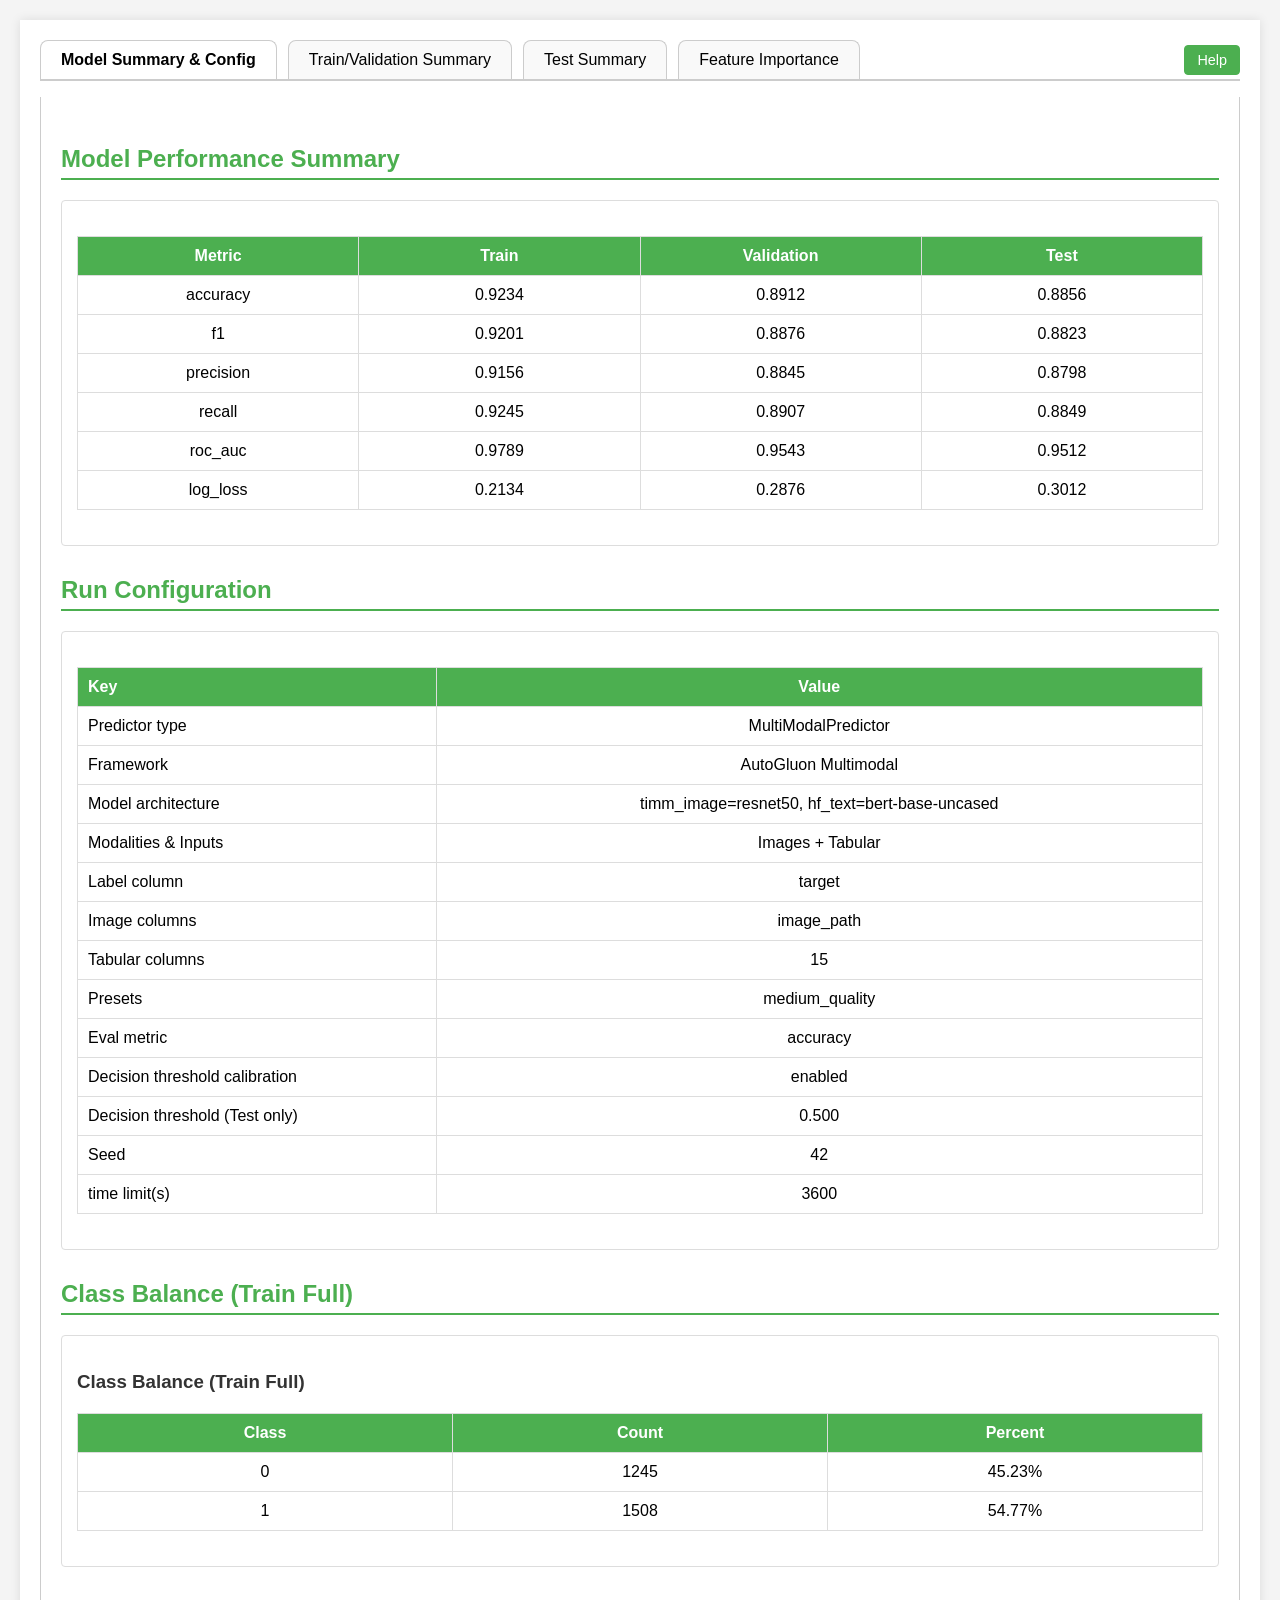
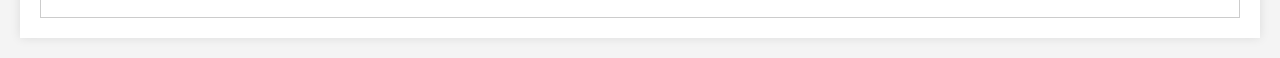
<file: tools/multimodallearner/test-data/sample_output.html>
<!DOCTYPE html>
<html>
<head>
  <meta charset="UTF-8">
  <title>Galaxy-Ludwig Report</title>
  <style>
    body {
      font-family: Arial, sans-serif;
      margin: 0;
      padding: 20px;
      background-color: #f4f4f4;
    }
    .container {
      max-width: 1200px;
      margin: auto;
      background: white;
      padding: 20px;
      box-shadow: 0 0 10px rgba(0, 0, 0, 0.1);
      overflow-x: auto;
    }
    h1 {
      text-align: center;
      color: #333;
    }
    h2 {
      border-bottom: 2px solid #4CAF50;
      color: #4CAF50;
      padding-bottom: 5px;
      margin-top: 28px;
    }
    h3 {
      margin-top: 20px;
      color: #333;
    }
    .section {
      margin-bottom: 30px;
    }
    .section-title {
      border-bottom: 2px solid #4CAF50;
      color: #4CAF50;
      padding-bottom: 5px;
      margin-top: 28px;
    }
    .card {
      background: #fff;
      padding: 15px;
      border: 1px solid #ddd;
      border-radius: 4px;
      margin: 10px 0;
    }

    /* baseline table setup */
    table {
      border-collapse: collapse;
      margin: 20px 0;
      width: 100%;
      table-layout: fixed;
      background: #fff;
    }
    table, th, td {
      border: 1px solid #ddd;
    }
    th, td {
      padding: 10px;
      text-align: center;
      vertical-align: middle;
      word-break: break-word;
      white-space: normal;
      overflow-wrap: anywhere;
    }
    th {
      background-color: #4CAF50;
      color: white;
    }
    .metric-table {
      width: 100%;
    }
    .kv-table {
      width: 100%;
    }
    .kv-table th:first-child,
    .kv-table td:first-child {
      text-align: left;
      width: 30%;
    }

    .plot {
      text-align: center;
      margin: 20px 0;
    }
    .plot img {
      max-width: 100%;
      height: auto;
      border: 1px solid #ddd;
    }

    /* -------------------
       sortable columns (3-state: none ⇅, asc ↑, desc ↓)
       ------------------- */
    table.performance-summary th.sortable {
      cursor: pointer;
      position: relative;
      user-select: none;
    }
    /* default icon space */
    table.performance-summary th.sortable::after {
      content: '⇅';
      position: absolute;
      right: 12px;
      top: 50%;
      transform: translateY(-50%);
      font-size: 0.8em;
      color: #eaf5ea; /* light on green */
      text-shadow: 0 0 1px rgba(0,0,0,0.15);
    }
    /* three states override the default */
    table.performance-summary th.sortable.sorted-none::after { content: '⇅'; color: #eaf5ea; }
    table.performance-summary th.sortable.sorted-asc::after  { content: '↑';  color: #ffffff; }
    table.performance-summary th.sortable.sorted-desc::after { content: '↓';  color: #ffffff; }

    /* show ~30 rows with a scrollbar (tweak if you want) */
    .scroll-rows-30 {
      max-height: 900px;       /* ~30 rows depending on row height */
      overflow-y: auto;        /* vertical scrollbar ("sidebar") */
      overflow-x: auto;
    }

    /* Tabs + Help button (used by build_tabbed_html) */
    .tabs {
      display: flex;
      align-items: center;
      border-bottom: 2px solid #ccc;
      margin-bottom: 1rem;
      gap: 6px;
      flex-wrap: wrap;
    }
    .tab {
      padding: 10px 20px;
      cursor: pointer;
      border: 1px solid #ccc;
      border-bottom: none;
      background: #f9f9f9;
      margin-right: 5px;
      border-top-left-radius: 8px;
      border-top-right-radius: 8px;
    }
    .tab.active {
      background: white;
      font-weight: bold;
    }
    .help-btn {
      margin-left: auto;
      padding: 6px 12px;
      font-size: 0.9rem;
      border: 1px solid #4CAF50;
      border-radius: 4px;
      background: #4CAF50;
      color: white;
      cursor: pointer;
    }
    .tab-content {
      display: none;
      padding: 20px;
      border: 1px solid #ccc;
      border-top: none;
      background: #fff;
    }
    .tab-content.active {
      display: block;
    }
    .plotly-center {
      display: flex;
      justify-content: center;
    }
    .plotly-center .plotly-graph-div, .plotly-center .js-plotly-plot {
      margin: 0 auto !important;
    }
    .js-plotly-plot, .plotly-graph-div {
      margin-left: auto !important;
      margin-right: auto !important;
    }

    /* Modal (used by get_metrics_help_modal) */
    .modal {
      display: none;
      position: fixed;
      z-index: 9999;
      left: 0; top: 0;
      width: 100%; height: 100%;
      overflow: auto;
      background-color: rgba(0,0,0,0.4);
    }
    .modal-content {
      background-color: #fefefe;
      margin: 8% auto;
      padding: 20px;
      border: 1px solid #888;
      width: 90%;
      max-width: 900px;
      border-radius: 8px;
    }
    .modal .close {
      color: #777;
      float: right;
      font-size: 28px;
      font-weight: bold;
      line-height: 1;
      margin-left: 8px;
    }
    .modal .close:hover,
    .modal .close:focus {
      color: black;
      text-decoration: none;
      cursor: pointer;
    }
    .metrics-guide h3 { margin-top: 20px; }
    .metrics-guide p { margin: 6px 0; }
    .metrics-guide ul { margin: 10px 0; padding-left: 20px; }
  </style>

  <script>
    // Guard to avoid double-initialization if this block is included twice
    (function(){
      if (window.__perfSummarySortInit) return;
      window.__perfSummarySortInit = true;

      function initPerfSummarySorting() {
        // Record original order for "back to original"
        document.querySelectorAll('table.performance-summary tbody').forEach(tbody => {
          Array.from(tbody.rows).forEach((row, i) => { row.dataset.originalOrder = i; });
        });

        const getText = td => (td?.innerText || '').trim();
        const cmp = (idx, asc) => (a, b) => {
          const v1 = getText(a.children[idx]);
          const v2 = getText(b.children[idx]);
          const n1 = parseFloat(v1), n2 = parseFloat(v2);
          if (!isNaN(n1) && !isNaN(n2)) return asc ? n1 - n2 : n2 - n1; // numeric
          return asc ? v1.localeCompare(v2) : v2.localeCompare(v1);       // lexical
        };

        document.querySelectorAll('table.performance-summary th.sortable').forEach(th => {
          // initialize to "none"
          th.classList.remove('sorted-asc','sorted-desc');
          th.classList.add('sorted-none');

          th.addEventListener('click', () => {
            const table = th.closest('table');
            const headerRow = th.parentNode;
            const allTh = headerRow.querySelectorAll('th.sortable');
            const tbody = table.querySelector('tbody');

            // Determine current state BEFORE clearing
            const isAsc  = th.classList.contains('sorted-asc');
            const isDesc = th.classList.contains('sorted-desc');

            // Reset all headers in this row
            allTh.forEach(x => x.classList.remove('sorted-asc','sorted-desc','sorted-none'));

            // Compute next state
            let next;
            if (!isAsc && !isDesc) {
              next = 'asc';
            } else if (isAsc) {
              next = 'desc';
            } else {
              next = 'none';
            }
            th.classList.add('sorted-' + next);

            // Sort rows according to the chosen state
            const rows = Array.from(tbody.rows);
            if (next === 'none') {
              rows.sort((a, b) => (a.dataset.originalOrder - b.dataset.originalOrder));
            } else {
              const idx = Array.from(headerRow.children).indexOf(th);
              rows.sort(cmp(idx, next === 'asc'));
            }
            rows.forEach(r => tbody.appendChild(r));
          });
        });
      }

      // Run after DOM is ready
      if (document.readyState === 'loading') {
        document.addEventListener('DOMContentLoaded', initPerfSummarySorting);
      } else {
        initPerfSummarySorting();
      }
    })();
  </script>
</head>
<body>
  <div class="container">
    <script src="https://cdn.plot.ly/plotly-2.30.0.min.js"></script>
    <style>
      .plotly-center { 
        display: flex; 
        justify-content: center; 
        margin: 20px 0;
        width: 100%;
      }
      .plotly-center .plotly-graph-div, .plotly-center .js-plotly-plot { 
        margin: 0 auto !important; 
      }
      .js-plotly-plot, .plotly-graph-div { 
        margin-left: auto !important; 
        margin-right: auto !important; 
      }
      #learning-curve-accuracy, #learning-curve-loss, #threshold-plot,
      #confusion-matrix, #per-class-metrics, #roc-curve, #pr-curve {
        min-height: 400px;
      }
    </style>

    <div class="tabs">
      <div class="tab active" onclick="showTab('summary')">Model Summary & Config</div>
      <div class="tab" onclick="showTab('train')">Train/Validation Summary</div>
      <div class="tab" onclick="showTab('test')">Test Summary</div>
      <div class="tab" onclick="showTab('feature')">Feature Importance</div>
      <button id="openMetricsHelp" class="help-btn">Help</button>
    </div>

    <!-- Summary Tab -->
    <div id="summary" class="tab-content active">
      <section class="section">
        <h2 class="section-title">Model Performance Summary</h2>
        <div class="card">
          <table class="metric-table">
            <thead><tr><th>Metric</th><th>Train</th><th>Validation</th><th>Test</th></tr></thead>
            <tbody>
              <tr><td>accuracy</td><td>0.9234</td><td>0.8912</td><td>0.8856</td></tr>
              <tr><td>f1</td><td>0.9201</td><td>0.8876</td><td>0.8823</td></tr>
              <tr><td>precision</td><td>0.9156</td><td>0.8845</td><td>0.8798</td></tr>
              <tr><td>recall</td><td>0.9245</td><td>0.8907</td><td>0.8849</td></tr>
              <tr><td>roc_auc</td><td>0.9789</td><td>0.9543</td><td>0.9512</td></tr>
              <tr><td>log_loss</td><td>0.2134</td><td>0.2876</td><td>0.3012</td></tr>
            </tbody>
          </table>
        </div>
      </section>

      <section class="section">
        <h2 class="section-title">Run Configuration</h2>
        <div class="card">
          <table class="kv-table">
            <thead><tr><th>Key</th><th>Value</th></tr></thead>
            <tbody>
              <tr><td>Predictor type</td><td>MultiModalPredictor</td></tr>
              <tr><td>Framework</td><td>AutoGluon Multimodal</td></tr>
              <tr><td>Model architecture</td><td>timm_image=resnet50, hf_text=bert-base-uncased</td></tr>
              <tr><td>Modalities & Inputs</td><td>Images + Tabular</td></tr>
              <tr><td>Label column</td><td>target</td></tr>
              <tr><td>Image columns</td><td>image_path</td></tr>
              <tr><td>Tabular columns</td><td>15</td></tr>
              <tr><td>Presets</td><td>medium_quality</td></tr>
              <tr><td>Eval metric</td><td>accuracy</td></tr>
              <tr><td>Decision threshold calibration</td><td>enabled</td></tr>
              <tr><td>Decision threshold (Test only)</td><td>0.500</td></tr>
              <tr><td>Seed</td><td>42</td></tr>
              <tr><td>time limit(s)</td><td>3600</td></tr>
            </tbody>
          </table>
        </div>
      </section>

      <section class="section">
        <h2 class="section-title">Class Balance (Train Full)</h2>
        <div class="card">
          <h3>Class Balance (Train Full)</h3>
          <table class="table">
            <thead><tr><th>Class</th><th>Count</th><th>Percent</th></tr></thead>
            <tbody>
              <tr><td>0</td><td>1245</td><td>45.23%</td></tr>
              <tr><td>1</td><td>1508</td><td>54.77%</td></tr>
            </tbody>
          </table>
        </div>
      </section>
    </div>

    <!-- Train Tab -->
    <div id="train" class="tab-content">
      <h2>Train/Validation Performance Summary</h2>
      
      <div class="card">
        <table class="metric-table">
          <thead><tr><th>Metric</th><th>Train</th><th>Validation</th></tr></thead>
          <tbody>
            <tr><td>accuracy</td><td>0.9234</td><td>0.8912</td></tr>
            <tr><td>f1</td><td>0.9201</td><td>0.8876</td></tr>
            <tr><td>precision</td><td>0.9156</td><td>0.8845</td></tr>
            <tr><td>recall</td><td>0.9245</td><td>0.8907</td></tr>
            <tr><td>roc_auc</td><td>0.9789</td><td>0.9543</td></tr>
            <tr><td>log_loss</td><td>0.2134</td><td>0.2876</td></tr>
          </tbody>
        </table>
      </div>

      <h2>Learning Curves — Label Accuracy</h2>
      <div class="plotly-center">
        <div id="learning-curve-accuracy" style="width:900px;height:500px;"></div>
      </div>

      <h2>Learning Curves — Label Loss</h2>
      <div class="plotly-center">
        <div id="learning-curve-loss" style="width:900px;height:500px;"></div>
      </div>
    </div>

    <!-- Test Tab -->
    <div id="test" class="tab-content">
      <h2>Test Performance Summary</h2>
      <table class="performance-summary">
        <thead>
          <tr>
            <th class="sortable">Metric</th>
            <th class="sortable">Test</th>
          </tr>
        </thead>
        <tbody>
          <tr><td>accuracy</td><td>0.8856</td></tr>
          <tr><td>f1</td><td>0.8823</td></tr>
          <tr><td>precision</td><td>0.8798</td></tr>
          <tr><td>recall</td><td>0.8849</td></tr>
          <tr><td>roc_auc</td><td>0.9512</td></tr>
          <tr><td>log_loss</td><td>0.3012</td></tr>
          <tr><td>specificity (TNR)</td><td>0.8765</td></tr>
          <tr><td>sensitivity (Sensitivity/TPR)</td><td>0.8923</td></tr>
        </tbody>
      </table>

      <h2>Confusion Matrix</h2>
      <div class="plotly-center">
        <div id="confusion-matrix" style="width:700px;height:600px;"></div>
      </div>

      <h2>Per-Class Metrics</h2>
      <div class="plotly-center">
        <div id="per-class-metrics" style="width:900px;height:500px;"></div>
      </div>

      <h2>ROC Curve</h2>
      <div class="plotly-center">
        <div id="roc-curve" style="width:800px;height:600px;"></div>
      </div>

      <h2>Precision–Recall Curve</h2>
      <div class="plotly-center">
        <div id="pr-curve" style="width:800px;height:600px;"></div>
      </div>

      <h2>Threshold Plot</h2>
      <div class="plotly-center">
        <div id="threshold-plot" style="width:900px;height:500px;"></div>
      </div>
    </div>

    <!-- Feature Importance Tab -->
    <div id="feature" class="tab-content">
      <section class="section">
        <h2 class="section-title">Feature Importance</h2>
        <div class="card">
          <p>Permutation importance is not supported for MultiModalPredictor in this tool. For tabular-only runs, this section shows permutation importance.</p>
        </div>
      </section>

      <section class="section">
        <h2 class="section-title">Modalities & Inputs</h2>
        <div class="card">
          <h3>Modalities & Inputs</h3>
          <p>This run used <b>MultiModalPredictor</b> (images + tabular).</p>
          <p><b>Label column:</b> target</p>
          <p><b>Image column:</b> image_path</p>
          <div><b>Tabular columns:</b> 15
            <ul>
              <li>feature_1</li>
              <li>feature_2</li>
              <li>feature_3</li>
              <li>feature_4</li>
              <li>feature_5</li>
              <li>feature_6</li>
              <li>feature_7</li>
              <li>feature_8</li>
              <li>feature_9</li>
              <li>feature_10</li>
              <li>feature_11</li>
              <li>feature_12</li>
              <li>feature_13</li>
              <li>feature_14</li>
              <li>feature_15</li>
            </ul>
          </div>
        </div>
      </section>
    </div>

    <script>
      function showTab(id) {
        document.querySelectorAll('.tab-content').forEach(el => el.classList.remove('active'));
        document.querySelectorAll('.tab').forEach(el => el.classList.remove('active'));
        document.getElementById(id).classList.add('active');
        document.querySelector(`.tab[onclick*="${id}"]`).classList.add('active');
      }

      // Fixed random data for reproducibility
      const epochs = Array.from({length: 31}, (_, i) => i);
      const accuracy_train = [0.552, 0.568, 0.581, 0.595, 0.612, 0.628, 0.645, 0.662, 0.678, 0.692, 0.708, 0.722, 0.735, 0.748, 0.761, 0.773, 0.784, 0.795, 0.805, 0.814, 0.823, 0.831, 0.839, 0.846, 0.853, 0.859, 0.865, 0.870, 0.875, 0.880, 0.884];
      const accuracy_val = [0.752, 0.768, 0.782, 0.795, 0.807, 0.818, 0.828, 0.837, 0.845, 0.852, 0.859, 0.865, 0.871, 0.876, 0.881, 0.885, 0.889, 0.893, 0.896, 0.899, 0.902, 0.905, 0.907, 0.909, 0.911, 0.913, 0.915, 0.917, 0.918, 0.920, 0.921];
      const loss_train = [1.352, 1.285, 1.221, 1.158, 1.098, 1.041, 0.987, 0.936, 0.888, 0.842, 0.799, 0.758, 0.720, 0.684, 0.650, 0.618, 0.588, 0.560, 0.534, 0.510, 0.487, 0.466, 0.447, 0.429, 0.412, 0.397, 0.383, 0.370, 0.358, 0.347, 0.337];
      const loss_val = [0.802, 0.765, 0.730, 0.697, 0.666, 0.637, 0.610, 0.585, 0.561, 0.539, 0.518, 0.499, 0.481, 0.464, 0.448, 0.433, 0.419, 0.406, 0.394, 0.383, 0.372, 0.362, 0.353, 0.345, 0.337, 0.330, 0.323, 0.317, 0.311, 0.306, 0.301];

      // Wait for Plotly to load before creating plots
      function createPlots() {
        if (typeof Plotly === 'undefined') {
          console.log('Waiting for Plotly...');
          setTimeout(createPlots, 100);
          return;
        }
        
        console.log('Plotly loaded, creating plots...');

        // Learning Curves — Label Accuracy (with both training and validation)
        try {
          Plotly.newPlot('learning-curve-accuracy', [
            {
              x: epochs,
              y: accuracy_train,
              type: 'scatter',
              mode: 'lines+markers',
              name: 'Training',
              line: { width: 3, color: '#1f77b4', shape: 'spline' },
              marker: { size: 8, color: '#1f77b4' }
            },
            {
              x: epochs,
              y: accuracy_val,
              type: 'scatter',
              mode: 'lines+markers',
              name: 'Validation',
              line: { width: 3, color: '#ff7f0e', shape: 'spline' },
              marker: { size: 8, color: '#ff7f0e' }
            }
          ], {
            template: 'plotly_white',
            xaxis: { 
              title: 'Epoch', 
              gridcolor: '#e0e0e0',
              showgrid: true,
              zeroline: false
            },
            yaxis: { 
              title: 'Accuracy', 
              gridcolor: '#e0e0e0',
              showgrid: true,
              zeroline: false,
              range: [0.5, 1.0]
            },
            legend: { 
              orientation: 'h', 
              yanchor: 'bottom', 
              y: 1.02, 
              xanchor: 'right', 
              x: 1.0 
            },
            margin: { l: 60, r: 20, t: 40, b: 50 },
            plot_bgcolor: 'white',
            paper_bgcolor: 'white'
          });
          console.log('Accuracy plot created');
        } catch(e) {
          console.error('Error creating accuracy plot:', e);
        }

        // Learning Curves — Label Loss (with both training and validation)
        try {
          Plotly.newPlot('learning-curve-loss', [
            {
              x: epochs,
              y: loss_train,
              type: 'scatter',
              mode: 'lines+markers',
              name: 'Training Loss',
              line: { width: 3, color: '#1f77b4', shape: 'spline' },
              marker: { size: 8, color: '#1f77b4' }
            },
            {
              x: epochs,
              y: loss_val,
              type: 'scatter',
              mode: 'lines+markers',
              name: 'Validation Loss',
              line: { width: 3, color: '#ff7f0e', shape: 'spline' },
              marker: { size: 8, color: '#ff7f0e' }
            }
          ], {
            template: 'plotly_white',
            xaxis: { 
              title: 'Epoch', 
              gridcolor: '#e0e0e0',
              showgrid: true,
              zeroline: false
            },
            yaxis: { 
              title: 'Loss', 
              gridcolor: '#e0e0e0',
              showgrid: true,
              zeroline: false,
              range: [0.2, 1.4]
            },
            legend: { 
              orientation: 'h', 
              yanchor: 'bottom', 
              y: 1.02, 
              xanchor: 'right', 
              x: 1.0 
            },
            margin: { l: 60, r: 20, t: 40, b: 50 },
            plot_bgcolor: 'white',
            paper_bgcolor: 'white'
          });
          console.log('Loss plot created');
        } catch(e) {
          console.error('Error creating loss plot:', e);
        }

        // Threshold Plot (with fixed data matching the expected visualization)
        // Precision: starts low (~0.42), increases to peak (~0.95) around threshold 0.5, then drops sharply to 0
        // Recall: starts at 1, stays at 1 until ~0.1, then decreases to 0 around 0.9
        // F1: starts around 0.6, peaks around 0.5 at ~0.95, then drops to 0
        const thresholds = Array.from({length: 101}, (_, i) => i / 100);
        
        // Generate precision values: low at start, peak around 0.5, drop to 0
        const precision_vals = thresholds.map(t => {
          if (t <= 0.5) {
            return 0.42 + (t / 0.5) * 0.53; // 0.42 to 0.95
          } else if (t <= 0.9) {
            return 0.95 - ((t - 0.5) / 0.4) * 0.95; // 0.95 to 0
          } else {
            return 0;
          }
        });
        
        // Generate recall values: starts at 1, stays at 1 until ~0.1, then decreases to 0 around 0.9
        const recall_vals = thresholds.map(t => {
          if (t <= 0.1) {
            return 1.0;
          } else if (t <= 0.9) {
            return 1.0 - ((t - 0.1) / 0.8) * 1.0; // 1.0 to 0
          } else {
            return 0;
          }
        });
        
        // Calculate F1 from precision and recall
        const f1_vals = thresholds.map((t, i) => {
          const p = precision_vals[i];
          const r = recall_vals[i];
          if (p + r === 0) return 0;
          return 2 * (p * r) / (p + r);
        });
        
        // Queue Rate: decreases linearly from 1 to 0
        const queue_rate = thresholds.map(t => 1 - t);

        try {
          Plotly.newPlot('threshold-plot', [
            { 
              x: thresholds, 
              y: precision_vals, 
              type: 'scatter', 
              mode: 'lines', 
              name: 'Precision', 
              line: { width: 3, color: '#1f77b4' } 
            },
            { 
              x: thresholds, 
              y: recall_vals, 
              type: 'scatter', 
              mode: 'lines', 
              name: 'Recall', 
              line: { width: 3, color: '#ff7f0e' } 
            },
            { 
              x: thresholds, 
              y: f1_vals, 
              type: 'scatter', 
              mode: 'lines', 
              name: 'F1', 
              line: { width: 3, color: '#2ca02c' } 
            },
            { 
              x: thresholds, 
              y: queue_rate, 
              type: 'scatter', 
              mode: 'lines', 
              name: 'Queue Rate', 
              line: { width: 2, color: '#808080', dash: 'dash' } 
            }
          ], {
            template: 'plotly_white',
            xaxis: { 
              title: 'Discrimination Threshold', 
              gridcolor: '#e0e0e0',
              showgrid: true,
              zeroline: false
            },
            yaxis: { 
              title: 'Score', 
              gridcolor: '#e0e0e0',
              showgrid: true,
              zeroline: false,
              range: [0, 1]
            },
            legend: { 
              orientation: 'h', 
              yanchor: 'bottom', 
              y: 1.02, 
              xanchor: 'right', 
              x: 1.0 
            },
            margin: { l: 60, r: 20, t: 40, b: 50 },
            plot_bgcolor: 'white',
            paper_bgcolor: 'white',
            shapes: [{
              type: 'line',
              xref: 'x',
              yref: 'y',
              x0: 0.51,
              y0: 0,
              x1: 0.51,
              y1: 1,
              line: {
                color: 'black',
                width: 2,
                dash: 'dash'
              }
            }],
            annotations: [{
              x: 0.51,
              y: 0.85,
              text: 't* = 0.51',
              showarrow: false,
              font: { size: 12, color: 'black' }
            }]
          });
          console.log('Threshold plot created');
        } catch(e) {
          console.error('Error creating threshold plot:', e);
        }

        // Confusion Matrix (matching imagelearner style with Blues colorscale)
        const cm_data = [[542, 78], [65, 515]];
        const total = cm_data.flat().reduce((a, b) => a + b, 0);
        const labels = ['0', '1'];
        
        // Build annotations array with all white text
        const annotations = [];
        cm_data.forEach((row, i) => {
          row.forEach((val, j) => {
            const pct = ((val / total) * 100).toFixed(1);
            // All text is white
            const textColor = 'white';
            // Count annotation (bold, bottom)
            annotations.push({
              x: labels[j],
              y: labels[i],
              text: '<b>' + val + '</b>',
              showarrow: false,
              font: { color: textColor, size: 14 },
              xanchor: 'center',
              yanchor: 'bottom',
              yshift: 2
            });
            // Percentage annotation (top)
            annotations.push({
              x: labels[j],
              y: labels[i],
              text: pct + '%',
              showarrow: false,
              font: { color: textColor, size: 13 },
              xanchor: 'center',
              yanchor: 'top',
              yshift: -2
            });
          });
        });
        
        try {
          Plotly.newPlot('confusion-matrix', [{
            z: cm_data,
            x: labels,
            y: labels,
            type: 'heatmap',
            colorscale: 'Blues',
            showscale: true,
            colorbar: { title: 'Count' },
            xgap: 2,
            ygap: 2,
            hovertemplate: 'True=%{y}<br>Pred=%{x}<br>Count=%{z}<extra></extra>',
            zmin: 0
          }], {
            xaxis: { title: 'Predicted label', type: 'category' },
            yaxis: { title: 'True label', type: 'category', autorange: 'reversed' },
            margin: { l: 80, r: 20, t: 40, b: 80 },
            template: 'plotly_white',
            plot_bgcolor: 'white',
            paper_bgcolor: 'white',
            annotations: annotations
          });
          console.log('Confusion matrix created');
        } catch(e) {
          console.error('Error creating confusion matrix:', e);
        }

        // Per-Class Metrics
        const classes = ['Class 0', 'Class 1'];
        const precision_per_class = [0.8929, 0.8685];
        const recall_per_class = [0.8742, 0.8879];
        const f1_per_class = [0.8835, 0.8781];

        try {
          Plotly.newPlot('per-class-metrics', [
            { 
              x: classes, 
              y: precision_per_class, 
              type: 'bar', 
              name: 'Precision', 
              marker: { color: '#4CAF50' } 
            },
            { 
              x: classes, 
              y: recall_per_class, 
              type: 'bar', 
              name: 'Recall', 
              marker: { color: '#2196F3' } 
            },
            { 
              x: classes, 
              y: f1_per_class, 
              type: 'bar', 
              name: 'F1', 
              marker: { color: '#FF9800' } 
            }
          ], {
            template: 'plotly_white',
            xaxis: { 
              title: 'Class', 
              gridcolor: '#e0e0e0',
              showgrid: true
            },
            yaxis: { 
              title: 'Score', 
              gridcolor: '#e0e0e0',
              showgrid: true,
              range: [0, 1]
            },
            barmode: 'group',
            legend: { 
              orientation: 'h', 
              yanchor: 'bottom', 
              y: 1.02, 
              xanchor: 'right', 
              x: 1.0 
            },
            margin: { l: 60, r: 20, t: 40, b: 50 },
            plot_bgcolor: 'white',
            paper_bgcolor: 'white'
          });
          console.log('Per-class metrics created');
        } catch(e) {
          console.error('Error creating per-class metrics:', e);
        }

        // ROC Curve (with fixed data)
        const fpr = [0,0.01,0.02,0.03,0.04,0.05,0.06,0.07,0.08,0.09,0.10,0.11,0.12,0.13,0.14,0.15,0.16,0.17,0.18,0.19,0.20,0.21,0.22,0.23,0.24,0.25,0.26,0.27,0.28,0.29,0.30,0.31,0.32,0.33,0.34,0.35,0.36,0.37,0.38,0.39,0.40,0.41,0.42,0.43,0.44,0.45,0.46,0.47,0.48,0.49,0.50,0.51,0.52,0.53,0.54,0.55,0.56,0.57,0.58,0.59,0.60,0.61,0.62,0.63,0.64,0.65,0.66,0.67,0.68,0.69,0.70,0.71,0.72,0.73,0.74,0.75,0.76,0.77,0.78,0.79,0.80,0.81,0.82,0.83,0.84,0.85,0.86,0.87,0.88,0.89,0.90,0.91,0.92,0.93,0.94,0.95,0.96,0.97,0.98,0.99,1.00];
        const tpr = [0,0.12,0.23,0.33,0.42,0.50,0.57,0.63,0.69,0.74,0.78,0.82,0.85,0.88,0.90,0.92,0.94,0.95,0.96,0.97,0.98,0.985,0.99,0.992,0.994,0.996,0.997,0.998,0.999,0.9995,1.0,1.0,1.0,1.0,1.0,1.0,1.0,1.0,1.0,1.0,1.0,1.0,1.0,1.0,1.0,1.0,1.0,1.0,1.0,1.0,1.0,1.0,1.0,1.0,1.0,1.0,1.0,1.0,1.0,1.0,1.0,1.0,1.0,1.0,1.0,1.0,1.0,1.0,1.0,1.0,1.0,1.0,1.0,1.0,1.0,1.0,1.0,1.0,1.0,1.0,1.0,1.0,1.0,1.0,1.0,1.0,1.0,1.0,1.0,1.0,1.0,1.0,1.0,1.0,1.0,1.0,1.0,1.0,1.0,1.0,1.0];
        const auc_score = 0.935;

        try {
          Plotly.newPlot('roc-curve', [
            { 
              x: [0, 1], 
              y: [0, 1], 
              type: 'scatter', 
              mode: 'lines', 
              name: 'Random (AUC = 0.50)', 
              line: { dash: 'dash', color: 'gray', width: 2 } 
            },
            { 
              x: fpr, 
              y: tpr, 
              type: 'scatter', 
              mode: 'lines', 
              name: `ROC Curve (AUC = ${auc_score.toFixed(3)})`, 
              line: { width: 3, color: '#1f77b4' } 
            }
          ], {
            template: 'plotly_white',
            xaxis: { 
              title: 'False Positive Rate', 
              gridcolor: '#e0e0e0',
              showgrid: true,
              zeroline: false,
              range: [0, 1]
            },
            yaxis: { 
              title: 'True Positive Rate', 
              gridcolor: '#e0e0e0',
              showgrid: true,
              zeroline: false,
              range: [0, 1]
            },
            legend: { 
              orientation: 'h', 
              yanchor: 'bottom', 
              y: 1.02, 
              xanchor: 'right', 
              x: 1.0 
            },
            margin: { l: 60, r: 20, t: 40, b: 50 },
            plot_bgcolor: 'white',
            paper_bgcolor: 'white'
          });
          console.log('ROC curve created');
        } catch(e) {
          console.error('Error creating ROC curve:', e);
        }

        // Precision-Recall Curve (with fixed data)
        const recall_pr = [0,0.01,0.02,0.03,0.04,0.05,0.06,0.07,0.08,0.09,0.10,0.11,0.12,0.13,0.14,0.15,0.16,0.17,0.18,0.19,0.20,0.21,0.22,0.23,0.24,0.25,0.26,0.27,0.28,0.29,0.30,0.31,0.32,0.33,0.34,0.35,0.36,0.37,0.38,0.39,0.40,0.41,0.42,0.43,0.44,0.45,0.46,0.47,0.48,0.49,0.50,0.51,0.52,0.53,0.54,0.55,0.56,0.57,0.58,0.59,0.60,0.61,0.62,0.63,0.64,0.65,0.66,0.67,0.68,0.69,0.70,0.71,0.72,0.73,0.74,0.75,0.76,0.77,0.78,0.79,0.80,0.81,0.82,0.83,0.84,0.85,0.86,0.87,0.88,0.89,0.90,0.91,0.92,0.93,0.94,0.95,0.96,0.97,0.98,0.99,1.00];
        const precision_pr = [0.95,0.949,0.948,0.947,0.946,0.945,0.944,0.943,0.942,0.941,0.940,0.939,0.938,0.937,0.936,0.935,0.934,0.933,0.932,0.931,0.930,0.929,0.928,0.927,0.926,0.925,0.924,0.923,0.922,0.921,0.920,0.919,0.918,0.917,0.916,0.915,0.914,0.913,0.912,0.911,0.910,0.909,0.908,0.907,0.906,0.905,0.904,0.903,0.902,0.901,0.900,0.899,0.898,0.897,0.896,0.895,0.894,0.893,0.892,0.891,0.890,0.889,0.888,0.887,0.886,0.885,0.884,0.883,0.882,0.881,0.880,0.879,0.878,0.877,0.876,0.875,0.874,0.873,0.872,0.871,0.870,0.869,0.868,0.867,0.866,0.865,0.864,0.863,0.862,0.861,0.860,0.859,0.858,0.857,0.856,0.855,0.854,0.853,0.852,0.851,0.850];
        const ap_score = 0.9234;

        try {
          Plotly.newPlot('pr-curve', [
            { 
              x: recall_pr, 
              y: precision_pr, 
              type: 'scatter', 
              mode: 'lines', 
              name: `Precision-Recall Curve (AP = ${ap_score.toFixed(4)})`, 
              line: { width: 3, color: '#1f77b4' } 
            }
          ], {
            template: 'plotly_white',
            xaxis: { 
              title: 'Recall', 
              gridcolor: '#e0e0e0',
              showgrid: true,
              zeroline: false,
              range: [0, 1]
            },
            yaxis: { 
              title: 'Precision', 
              gridcolor: '#e0e0e0',
              showgrid: true,
              zeroline: false,
              range: [0.6, 1]
            },
            legend: { 
              orientation: 'h', 
              yanchor: 'bottom', 
              y: 1.02, 
              xanchor: 'right', 
              x: 1.0 
            },
            margin: { l: 60, r: 20, t: 40, b: 50 },
            plot_bgcolor: 'white',
            paper_bgcolor: 'white'
          });
          console.log('PR curve created');
        } catch(e) {
          console.error('Error creating PR curve:', e);
        }
        
        console.log('All plots created successfully!');
      }

      // Start creating plots when DOM is ready
      if (document.readyState === 'loading') {
        document.addEventListener('DOMContentLoaded', createPlots);
      } else {
        createPlots();
      }
    </script>
  </div>
</body>
</html>
</file>
<file: assets/styles.css>
:root {
  --ink: #17202a;
  --muted: #5d6975;
  --line: #d8e0e7;
  --paper: #ffffff;
  --soft: #f4f8fa;
  --teal: #087f7a;
  --teal-dark: #075e5a;
  --coral: #e36a54;
  --gold: #b7791f;
  --navy: #101820;
  --shadow: 0 18px 48px rgba(16, 24, 32, 0.13);
}

* {
  box-sizing: border-box;
}

html {
  scroll-behavior: smooth;
}

body {
  margin: 0;
  color: var(--ink);
  background: var(--paper);
  font-family: Inter, ui-sans-serif, system-ui, -apple-system, BlinkMacSystemFont, "Segoe UI", sans-serif;
  line-height: 1.6;
}

a {
  color: var(--teal-dark);
  text-decoration-color: rgba(8, 127, 122, 0.35);
  text-underline-offset: 0.18em;
}

a:hover {
  color: #06413f;
  text-decoration-color: currentColor;
}

.skip-link {
  position: absolute;
  left: 1rem;
  top: -3rem;
  z-index: 20;
  padding: 0.6rem 0.9rem;
  color: var(--paper);
  background: var(--navy);
  border-radius: 6px;
}

.skip-link:focus {
  top: 1rem;
}

.site-header {
  position: sticky;
  top: 0;
  z-index: 10;
  display: flex;
  align-items: center;
  justify-content: space-between;
  gap: 1rem;
  padding: 0.85rem 3rem;
  background: rgba(255, 255, 255, 0.94);
  border-bottom: 1px solid rgba(216, 224, 231, 0.78);
  backdrop-filter: blur(12px);
}

.brand-group {
  display: inline-flex;
  align-items: center;
  gap: 1.1rem;
  min-width: 0;
  flex: 0 0 auto;
}

.galaxy-brand {
  display: inline-flex;
  flex: 0 0 auto;
  align-items: center;
}

.galaxy-brand img {
  display: block;
  width: 8.9rem;
  height: auto;
}

.brand {
  display: inline-flex;
  align-items: center;
  gap: 0.75rem;
  min-width: 0;
  color: var(--ink);
  text-decoration: none;
  white-space: nowrap;
}

.brand-mark {
  display: grid;
  flex: 0 0 auto;
  width: 2.4rem;
  height: 2.4rem;
  place-items: center;
  color: var(--paper);
  background: var(--teal);
  border-radius: 8px;
  font-weight: 800;
}

.brand strong,
.brand small {
  display: block;
  line-height: 1.2;
  letter-spacing: 0;
}

.brand small {
  color: var(--muted);
  font-size: 0.76rem;
}

.site-nav {
  display: flex;
  align-items: center;
  gap: 1.2rem;
  font-size: 0.95rem;
  font-weight: 700;
}

.site-nav a {
  color: var(--ink);
  text-decoration: none;
}

.site-nav a:hover {
  color: var(--teal-dark);
}

.hero {
  position: relative;
  display: flex;
  min-height: 42vh;
  align-items: center;
  overflow: hidden;
  color: var(--paper);
  background-color: var(--navy);
  background-image: url("gleam-hero.png");
  background-position: center;
  background-repeat: no-repeat;
  background-size: cover;
}

.hero::before {
  position: absolute;
  inset: 0;
  content: "";
  background: rgba(5, 15, 24, 0.6);
}

.hero-content {
  position: relative;
  width: min(720px, calc(100% - 3rem));
  margin-left: max(1.5rem, calc((100vw - 1180px) / 2));
  padding: 6rem 0 7rem;
}

.eyebrow {
  margin: 0 0 0.85rem;
  color: var(--coral);
  font-size: 0.82rem;
  font-weight: 800;
  letter-spacing: 0;
  text-transform: uppercase;
}

.hero h1 {
  margin: 0;
  font-size: 5rem;
  line-height: 0.95;
  letter-spacing: 0;
}

.lede {
  width: min(620px, 100%);
  margin: 1.3rem 0 0;
  color: rgba(255, 255, 255, 0.9);
  font-size: 1.28rem;
}

.hero-actions,
.link-row {
  display: flex;
  flex-wrap: wrap;
  gap: 0.7rem;
}

.hero-actions {
  margin-top: 2rem;
}

.button {
  display: inline-flex;
  min-height: 2.8rem;
  align-items: center;
  justify-content: center;
  padding: 0.72rem 1.05rem;
  border: 1px solid var(--line);
  border-radius: 7px;
  font-weight: 800;
  line-height: 1.25;
  text-align: center;
  text-decoration: none;
}

.button.primary {
  color: var(--paper);
  background: var(--teal);
  border-color: var(--teal);
}

.button.primary:hover {
  color: var(--paper);
  background: var(--teal-dark);
  border-color: var(--teal-dark);
}

.button.secondary {
  color: var(--paper);
  background: rgba(255, 255, 255, 0.12);
  border-color: rgba(255, 255, 255, 0.46);
}

.button.secondary:hover {
  color: var(--paper);
  background: rgba(255, 255, 255, 0.2);
}

.button.compact {
  color: var(--teal-dark);
  background: var(--paper);
}

.metrics {
  display: grid;
  grid-template-columns: repeat(4, 1fr);
  border-bottom: 1px solid var(--line);
  background: var(--paper);
}

.metrics div {
  min-width: 0;
  padding: 1.35rem 1.4rem;
  border-right: 1px solid var(--line);
  text-align: center;
}

.metrics div:last-child {
  border-right: 0;
}

.metrics strong,
.metrics span {
  display: block;
}

.metrics strong {
  color: var(--teal-dark);
  font-size: 1.5rem;
  line-height: 1.2;
}

.metrics span {
  margin-top: 0.28rem;
  color: var(--muted);
  font-size: 0.92rem;
}

.section {
  padding: 5rem max(1.5rem, calc((100vw - 1180px) / 2));
}

.section h2 {
  margin: 0;
  font-size: 2.4rem;
  line-height: 1.12;
  letter-spacing: 0;
}

.section h3 {
  margin: 0 0 0.65rem;
  font-size: 1.15rem;
  line-height: 1.25;
  letter-spacing: 0;
}

.section p {
  margin: 0;
}

.section-copy {
  max-width: 780px;
}

.intro {
  display: grid;
  grid-template-columns: minmax(0, 0.9fr) minmax(0, 1.35fr);
  gap: 3rem;
  align-items: start;
}

.intro-grid {
  display: grid;
  grid-template-columns: repeat(3, minmax(0, 1fr));
  gap: 1rem;
}

.intro-grid article,
.tool-card,
.tutorial-card {
  border: 1px solid var(--line);
  border-radius: 8px;
  background: var(--paper);
  box-shadow: var(--shadow);
}

.intro-grid article {
  padding: 1.2rem;
}

.intro-grid p,
.tool-card p,
.tutorial-card p,
.site-footer {
  color: var(--muted);
}

.band {
  background: var(--soft);
}

.section-heading {
  margin-bottom: 2rem;
}

.section-heading.split {
  display: flex;
  align-items: end;
  justify-content: space-between;
  gap: 1rem;
}

.tool-grid {
  display: grid;
  grid-template-columns: repeat(3, minmax(0, 1fr));
  gap: 1rem;
}

.tool-card {
  display: flex;
  min-height: 16rem;
  flex-direction: column;
  gap: 0.85rem;
  padding: 1.2rem;
}

.tool-card a,
.tutorial-card a {
  font-weight: 800;
}

.tool-actions {
  display: flex;
  flex-direction: column;
  gap: 0.75rem;
  margin-top: auto;
}

.tool-tag {
  color: var(--gold);
  font-size: 0.78rem;
  font-weight: 900;
  letter-spacing: 0;
  text-transform: uppercase;
}

.link-row {
  margin-top: 0;
}

.tool-card .link-row {
  display: grid;
  grid-template-columns: 1fr;
  align-content: start;
  min-height: calc(2 * 2.35rem + 0.7rem);
}

.workflow-button {
  width: 100%;
  align-self: stretch;
}

.link-row a {
  display: inline-flex;
  align-items: center;
  justify-content: center;
  min-height: 2.35rem;
  padding: 0.45rem 0.7rem;
  border: 1px solid rgba(8, 127, 122, 0.25);
  border-radius: 6px;
  background: rgba(8, 127, 122, 0.07);
  text-decoration: none;
}

.tutorial-grid {
  display: grid;
  grid-template-columns: repeat(3, minmax(0, 1fr));
  gap: 1rem;
}

.tutorial-card {
  display: flex;
  min-height: 27rem;
  flex-direction: column;
  gap: 1.2rem;
  padding: 1.35rem;
}

.tutorial-card dl {
  display: grid;
  grid-template-columns: repeat(auto-fit, minmax(7.5rem, 1fr));
  gap: 0.7rem;
  margin: 0;
  padding: 0;
}

.tutorial-card dl div {
  min-width: 0;
  padding: 0.75rem;
  border-left: 3px solid var(--coral);
  background: var(--soft);
}

.tutorial-card dt {
  color: var(--muted);
  font-size: 0.78rem;
  font-weight: 800;
  text-transform: uppercase;
}

.tutorial-card dd {
  margin: 0.12rem 0 0;
  color: var(--ink);
  font-size: 0.96rem;
  font-weight: 800;
  line-height: 1.35;
  overflow-wrap: break-word;
}

.site-footer {
  display: flex;
  justify-content: space-between;
  gap: 1.5rem;
  padding: 2rem 3rem;
  border-top: 1px solid var(--line);
  background: var(--paper);
  font-size: 0.95rem;
}

.site-footer p {
  margin: 0;
}

.site-footer p:last-child {
  flex: 0 0 auto;
}

@media (max-width: 1040px) {
  .site-header {
    align-items: flex-start;
    padding: 0.85rem 1.5rem;
  }

  .site-nav {
    flex-wrap: wrap;
    justify-content: flex-end;
    gap: 0.75rem 1rem;
  }

  .intro {
    grid-template-columns: 1fr;
  }

  .intro-grid,
  .tool-grid,
  .tutorial-grid {
    grid-template-columns: repeat(2, minmax(0, 1fr));
  }
}

@media (max-width: 760px) {
  .site-header,
  .site-footer,
  .section-heading.split {
    display: block;
  }

  .site-nav {
    justify-content: flex-start;
    margin-top: 0.85rem;
  }

  .galaxy-brand img {
    width: 6.8rem;
  }

  .brand small {
    display: none;
  }

  .hero {
    min-height: auto;
    background-position: center;
    background-size: cover;
  }

  .hero-content {
    width: calc(100% - 3rem);
    padding: 5rem 0 4rem;
  }

  .hero h1 {
    font-size: 3.4rem;
  }

  .lede {
    font-size: 1.08rem;
  }

  .metrics,
  .intro-grid,
  .tool-grid,
  .tutorial-grid,
  .tutorial-card dl {
    grid-template-columns: 1fr;
  }

  .metrics div {
    border-right: 0;
    border-bottom: 1px solid var(--line);
  }

  .metrics div:last-child {
    border-bottom: 0;
  }

  .section {
    padding-top: 3.5rem;
    padding-bottom: 3.5rem;
  }

  .section h2 {
    font-size: 2rem;
  }

  .section-heading.split .button {
    margin-top: 1rem;
  }

  .tool-card .link-row {
    min-height: 0;
  }

  .site-footer p:last-child {
    margin-top: 0.8rem;
  }
}
</file>
